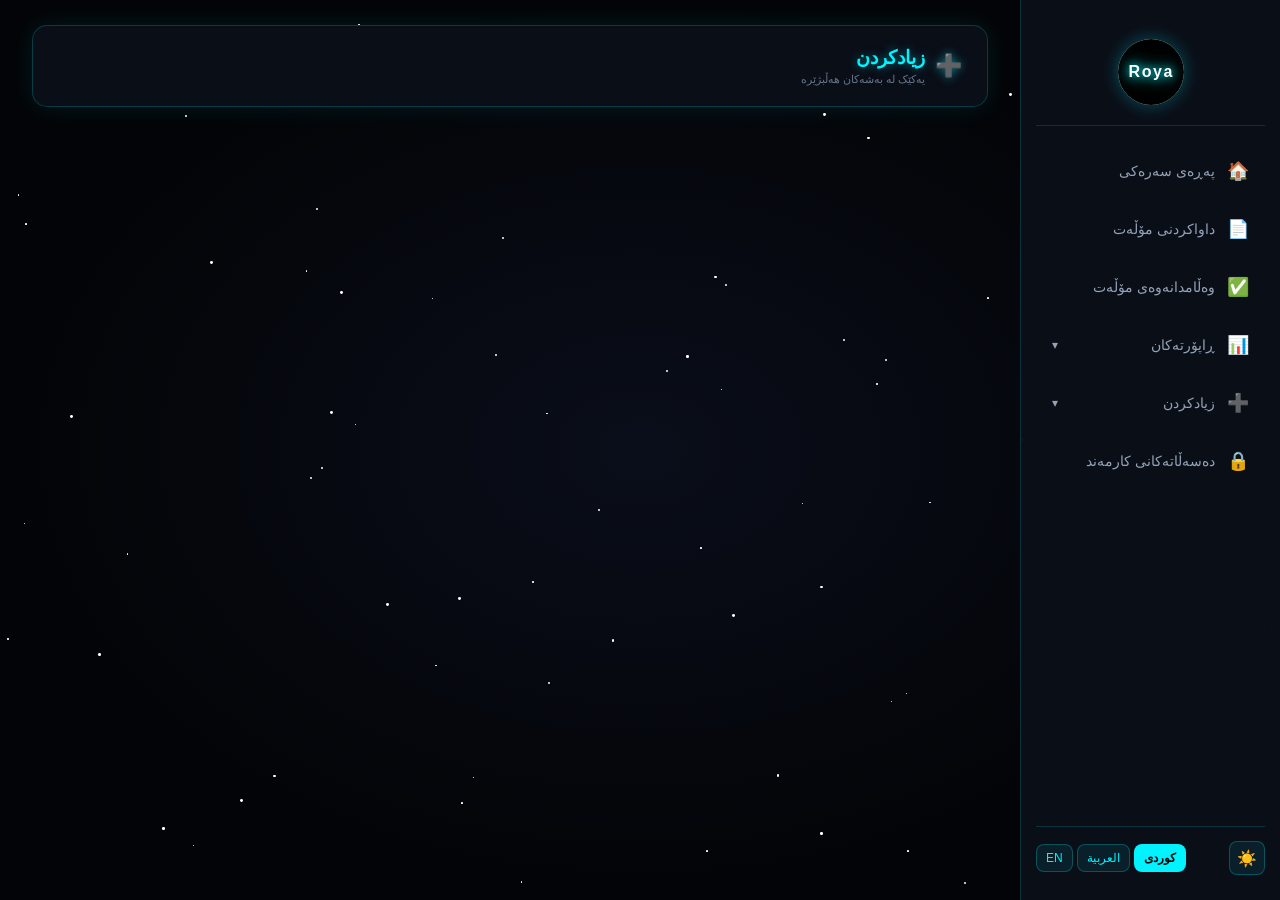
<file: employee.html>
<!DOCTYPE html>
<html lang="ku" dir="rtl">
<head>
    <meta charset="UTF-8">
    <script>window.__errs = []; window.addEventListener('error', function (e) { window.__errs.push((e.filename || '').split('/').pop() + ':' + e.lineno + ' — ' + e.message); });</script>
    <meta name="viewport" content="width=device-width, initial-scale=1.0">
    <meta name="theme-color" content="#030407">
    <title>زیادکردن - Roya</title>
    <link rel="stylesheet" href="employee.css">
    <style>
        /* پڕکردنەوەی شاشە: بۆشایی بەتاڵ نەمێنێت */
        .main-content { padding: 25px clamp(15px, 2.5vw, 40px); }
        .container { max-width: none; width: 100%; }
        .branches-grid { grid-template-columns: repeat(auto-fill, minmax(340px, 1fr)); }
        .employees-grid { grid-template-columns: repeat(auto-fill, minmax(420px, 1fr)); }
        .leave-types-grid { grid-template-columns: repeat(auto-fill, minmax(230px, 1fr)); }
        .card { padding: clamp(20px, 3vw, 40px); }

        /* فۆرمی کارمەند: دوو خانە + بەشەکان */
        .form-section { grid-column: 1 / -1; font-size: 14px; font-weight: bold; color: #00f3ff; margin-top: 12px; padding: 10px 0 8px; border-bottom: 1px dashed rgba(0, 243, 255, 0.2); }
        .form-section:first-child { margin-top: 0; }
        @media (min-width: 640px) { #employee-form .form-grid .full-width { grid-column: 1 / -1; } }
        .fp { display: flex; flex-direction: column; gap: 8px; align-items: flex-start; }
        .fp-list { display: flex; flex-wrap: wrap; gap: 6px; }
        .fp-chip { display: inline-flex; align-items: center; gap: 6px; background: rgba(0, 243, 255, 0.08); border: 1px solid rgba(0, 243, 255, 0.25); border-radius: 18px; padding: 4px 10px; font-size: 11.5px; color: #cbd5e1; text-decoration: none; }
        .fp-chip a { color: inherit; text-decoration: none; }
        .fp-chip button { background: none; border: 0; color: #fca5a5; cursor: pointer; font-size: 12px; }
        .doc-row { display: grid; grid-template-columns: 200px 1fr auto; gap: 12px; align-items: start; padding: 12px; background: #030407; border: 1px solid #1e293b; border-radius: 12px; margin-bottom: 10px; }
        .doc-row select { padding: 11px 14px; background: #030407; border: 1px solid #1e293b; border-radius: 10px; color: #fff; font-family: inherit; font-size: 13px; }
        @media (max-width: 640px) { .doc-row { grid-template-columns: 1fr; } }
        .add-leave-type-form { flex-wrap: wrap; }
        .add-leave-type-form select { flex: 1; min-width: 240px; padding: 13px 16px; background: #030407; border: 1px solid #1e293b; border-radius: 10px; color: #fff; font-family: inherit; font-size: 14px; outline: none; cursor: pointer; }
        .add-leave-type-form select:focus { border-color: #00f3ff; }
        .doc-add { display: flex; gap: 10px; flex-wrap: wrap; align-items: center; margin-bottom: 12px; }
        .doc-add select, .doc-add input { padding: 11px 14px; background: #030407; border: 1px solid #1e293b; border-radius: 10px; color: #fff; font-family: inherit; font-size: 13px; }
        .doc-add select { min-width: 220px; }
        .doc-title { font-weight: bold; color: #00f3ff; font-size: 13px; padding-top: 8px; }
        /* خانەی بەتاڵ یان هەڵە = سوور */
        #employee-form .input-group.has-error label { color: #f87171 !important; }
        #employee-form .input-group.has-error input, #employee-form .input-group.has-error select, #employee-form .input-group.has-error textarea { border-color: #ef4444 !important; background: rgba(239, 68, 68, 0.10) !important; box-shadow: 0 0 0 2px rgba(239, 68, 68, 0.28) !important; }
        .emp-sub { font-size: 11px; color: #94a3b8; margin-bottom: 6px; word-break: break-word; }
        .det-t { font-weight: bold; color: #00f3ff; margin-top: 8px; }
        .emp-info details summary { cursor: pointer; color: #00f3ff; margin-top: 8px; }

        /* وێنە و شوێنی لق */
        .branch-photo-upload { display: flex; align-items: center; gap: 14px; padding: 12px 16px; background: #030407; border: 2px dashed #1e293b; border-radius: 12px; cursor: pointer; transition: 0.3s; }
        .branch-photo-upload:hover { border-color: #00f3ff; background: rgba(0, 243, 255, 0.03); }
        .branch-photo-upload input[type="file"] { display: none; }
        .branch-photo-upload .photo-label { text-align: start; }
        .branch-photo-preview { width: 56px; height: 56px; border-radius: 12px; background: #0f1523; border: 2px solid #1e293b; display: flex; align-items: center; justify-content: center; overflow: hidden; font-size: 24px; flex-shrink: 0; }
        .branch-photo-preview img, .branch-icon img { width: 100%; height: 100%; object-fit: cover; }
        .branch-icon { overflow: hidden; width: 56px; height: 56px; }
        .branch-loc { font-size: 11.5px; color: #94a3b8; margin-bottom: 4px; word-break: break-word; }
    </style>
</head>
<body>

    <div class="stars" id="stars"></div>

    <button class="menu-toggle" onclick="toggleSidebar()" aria-label="مێنیۆ">☰</button>
    <div class="sidebar-overlay" id="sidebarOverlay" onclick="toggleSidebar()"></div>

    <div class="layout">

        <!-- سایدبار: بە sidebar.js دروست دەکرێت (لۆگۆ، مێنیو، ژێرپەڕەکان، ڕەنگ، زمان) -->
        <aside class="sidebar" id="sidebar"></aside>

        <main class="main-content">
            <div class="container">

                <div class="page-header">
                    <div class="page-title">
                        <span id="pageIcon">➕</span>
                        <div>
                            <div id="pageTitle">زیادکردن</div>
                            <small id="pageSub">یەکێک لە بەشەکان هەڵبژێرە</small>
                        </div>
                    </div>
                </div>

                <!-- بەشەکان (لق / کارمەند / جۆرەکانی مۆڵەت) لە ڕێگەی سایدبارەوە دەگۆڕدرێن، تەنها یەکێکیان پیشان دەدرێت -->

                <!-- تاب: لق -->
                <div class="tab-content" id="tab-branch">
                    <div class="card">
                        <div class="card-title"><span>🏢</span> زیادکردنی لقی نوێ</div>
                        <div class="message" id="branchMessage"></div>
                        <form id="branch-form">
                            <div class="form-grid">
                                <div class="input-group full-width">
                                    <label>ناوی لق (کۆمپانیا / نووسینگە) <span class="required">*</span></label>
                                    <input type="text" id="branch-name" placeholder="بۆ نموونە: نووسینگەی قمر لیل" required>
                                </div>
                                <div class="input-group">
                                    <label>وێنەی لق</label>
                                    <div class="branch-photo-upload" onclick="document.getElementById('branch-photo').click()">
                                        <div class="branch-photo-preview" id="branchPhotoPreview">🏢</div>
                                        <div class="photo-label">کلیک بکە بۆ هەڵبژاردنی وێنە</div>
                                        <input type="file" id="branch-photo" accept="image/*">
                                    </div>
                                </div>
                                <div class="input-group">
                                    <label>شوێنی لق</label>
                                    <input type="text" id="branch-location" placeholder="بۆ نموونە: هەولێر، شەقامی ٦٠ مەتری">
                                </div>
                            </div>
                            <div class="form-actions">
                                <button type="submit" class="btn btn-primary">💾 زیادکردنی لق</button>
                                <button type="reset" class="btn btn-secondary">🔄 پاککردنەوە</button>
                            </div>
                        </form>
                    </div>
                    <div class="card">
                        <div class="card-title"><span>📋</span> لیستی لقەکان <span id="branchCount" style="margin-right:auto; color:#64748b; font-size:12px;"></span></div>
                        <div class="branches-grid" id="branchesList"></div>
                    </div>
                </div>

                <!-- تاب: کارمەند (فۆرمەکە لە employees.js دروست دەکرێت) -->
                <div class="tab-content" id="tab-employee">
                    <div class="card">
                        <div class="card-title"><span>👤</span> زیادکردنی کارمەندی نوێ</div>
                        <div class="message" id="employeeMessage"></div>
                        <form id="employee-form" novalidate></form>
                    </div>
                    <div class="card">
                        <div class="card-title"><span>📋</span> لیستی کارمەندەکان <span id="empCount" style="margin-right:auto; color:#64748b; font-size:12px;"></span></div>
                        <div class="employees-grid" id="employeesList"></div>
                    </div>
                </div>

                <!-- تاب: کۆتایی گرێبەستەکان -->
                <div class="tab-content" id="tab-contracts">
                    <div class="card">
                        <div class="card-title"><span>⏰</span> کۆتایی گرێبەستەکان <span id="ctCount" style="margin-right:auto; color:#64748b; font-size:12px;"></span></div>
                        <div class="form-grid" style="margin-bottom:18px;">
                            <div class="input-group"><label>لق</label><select id="ctBranch"></select></div>
                            <div class="input-group"><label>ئاگادارکردنەوە</label><div class="photo-label" style="text-align:start; padding-top:12px;">کارمەندانی ٣٠ ڕۆژ یان کەمتریان ماوە بۆ کۆتایی گرێبەست</div></div>
                        </div>
                        <div class="employees-grid" id="ctList"></div>
                    </div>
                </div>

                <!-- تاب: جۆرەکانی مۆڵەت -->
                <div class="tab-content" id="tab-leavetype">
                    <div class="card">
                        <div class="card-title"><span>📋</span> زیادکردنی جۆری مۆڵەت (هۆکار)</div>
                        <div class="message" id="leaveTypeMessage"></div>

                        <div class="add-leave-type-form">
                            <select id="leaveTypePick" onchange="onLeavePick()"></select>
                            <input type="text" id="newLeaveTypeName" placeholder="ناوی جۆری نوێ بنووسە (بۆ نموونە: مۆڵەتی خوێندن)" style="display:none;">
                            <button type="button" class="btn btn-primary" onclick="addNewLeaveType()">➕ زیادکردن</button>
                        </div>
                    </div>

                    <div class="card">
                        <div class="card-title"><span>📋</span> لیستی جۆرەکانی مۆڵەت <span id="leaveTypeCount" style="margin-right:auto; color:#64748b; font-size:12px;"></span></div>
                        <div class="leave-types-grid" id="leaveTypesList"></div>
                    </div>
                </div>

            </div>
        </main>
    </div>

    <!-- Modal: دەستکاریکردنی لق -->
    <div class="modal-overlay" id="editBranchModal">
        <div class="modal-content">
            <div class="modal-header"><h2>✏️ دەستکاریکردنی لق</h2><button class="modal-close" onclick="closeModal('editBranchModal')">✕</button></div>
            <form id="edit-branch-form">
                <input type="hidden" id="edit-branch-id">
                <div class="input-group" style="margin-bottom:15px;">
                    <label>ناوی لق <span class="required">*</span></label>
                    <input type="text" id="edit-branch-name" required>
                </div>
                <div class="input-group" style="margin-bottom:15px;">
                    <label>شوێنی لق</label>
                    <input type="text" id="edit-branch-location" placeholder="بۆ نموونە: هەولێر، شەقامی ٦٠ مەتری">
                </div>
                <div class="input-group" style="margin-bottom:15px;">
                    <label>وێنەی لق</label>
                    <div class="branch-photo-upload" onclick="document.getElementById('edit-branch-photo').click()">
                        <div class="branch-photo-preview" id="editBranchPhotoPreview">🏢</div>
                        <div class="photo-label">کلیک بکە بۆ گۆڕینی وێنە</div>
                        <input type="file" id="edit-branch-photo" accept="image/*">
                    </div>
                    <button type="button" class="btn btn-secondary btn-sm" style="margin-top:8px;" onclick="removeEditBranchPhoto()">🗑️ لابردنی وێنە</button>
                </div>
                <div class="switch-row">
                    <span class="switch-label">دۆخی لق (چالاک / ناچالاک)</span>
                    <div class="switch on" id="edit-branch-switch" onclick="toggleSwitch(this)"></div>
                </div>
                <div class="modal-actions">
                    <button type="submit" class="btn btn-primary">💾 پاشەکەوتکردن</button>
                    <button type="button" class="btn btn-secondary" onclick="closeModal('editBranchModal')">✖ داخستن</button>
                </div>
            </form>
        </div>
    </div>

    <!-- Modal: نوێکردنەوەی گرێبەست -->
    <div class="modal-overlay" id="renewContractModal">
        <div class="modal-content">
            <div class="modal-header"><h2>📄 نوێکردنەوەی گرێبەست</h2><button class="modal-close" onclick="closeModal('renewContractModal')">✕</button></div>
            <div id="contractEmployeeName" style="margin-bottom:15px; color:#fbbf24; font-weight:bold; text-align:center; font-size:15px;"></div>
            <div class="old-contracts" id="oldContractsList"></div>
            <form id="renew-contract-form">
                <input type="hidden" id="renew-emp-id">
                <div class="form-grid-modal">
                    <div class="input-group"><label>دەستپێکی گرێبەستی نوێ <span class="required">*</span></label><input type="date" id="renew-start" required></div>
                    <div class="input-group"><label>کۆتایی گرێبەستی نوێ <span class="required">*</span></label><input type="date" id="renew-end" required></div>
                    <div class="input-group"><label>مووچەی نوێ <span class="required">*</span></label><input type="text" id="renew-salary" dir="ltr" inputmode="decimal" placeholder="2,100,000" oninput="formatMoneyInput(this)"></div>
                    <div class="input-group"><label>دراو</label><select id="renew-currency"></select></div>
                    <div class="input-group full-width"><label>وێنەی گرێبەستی نوێ (هەر چەند پەڕێک یان PDF)</label><div class="fp"><button type="button" class="btn btn-secondary btn-sm" onclick="fpAdd('renew')">📎 زیادکردنی وێنە یان PDF</button><div class="fp-list" id="fpl-renew"></div></div></div>
                    <div class="input-group full-width"><label>تێبینی (ئارەزوومەندانە)</label><textarea id="renew-notes" placeholder="تێبینی لەبارەی گرێبەستە نوێیەکە..."></textarea></div>
                </div>
                <div class="modal-actions">
                    <button type="submit" class="btn btn-success">✅ نوێکردنەوەی گرێبەست</button>
                    <button type="button" class="btn btn-secondary" onclick="closeModal('renewContractModal')">✖ داخستن</button>
                </div>
            </form>
        </div>
    </div>

    <script src="employee.js"></script>
    <!-- لق: وێنە، شوێن، دەستکاری، قفڵی سڕینەوە (دوای employee.js) -->
    <script src="branches.js"></script>
    <!-- کارمەند: فۆرم، هەویە، فایل، دەستکاری، نوێکردنەوە، کۆتایی گرێبەست (دوای branches.js) -->
    <script src="employees.js"></script>
    <!-- جۆرەکانی مۆڵەت (هەڵبژاردن لە لیست یان جۆری تر) -->
    <script src="leavetypes.js"></script>
    <!-- سایدبار + لۆگۆ + ڕەنگ + زمان: فایلەکە لەناو هەمان فۆڵدەری add-employee دابنێ -->
    <script src="sidebar.js"></script>
</body>
</html>
</file>
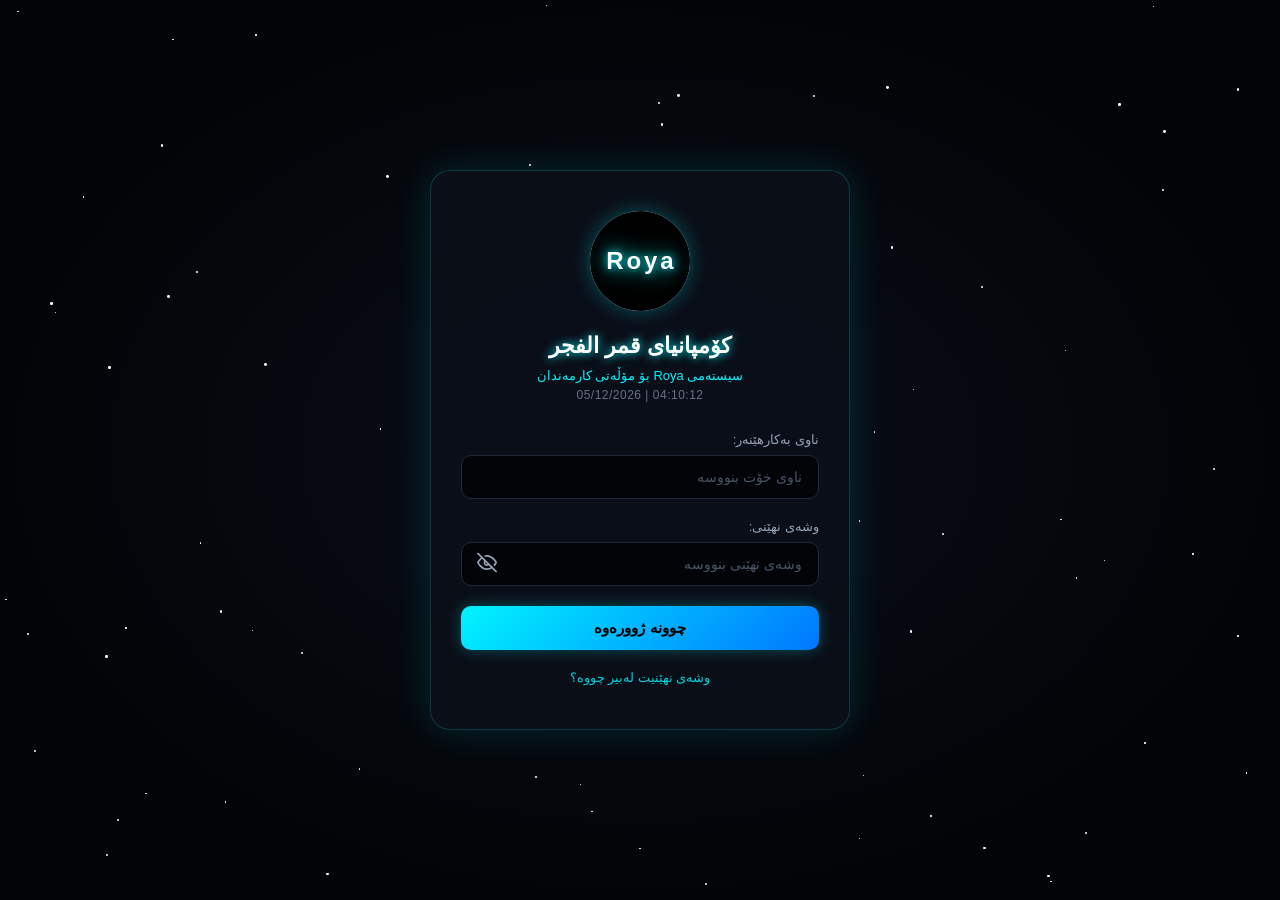
<file: login.html>
<!DOCTYPE html>
<html lang="ku" dir="rtl">
<head>
    <meta charset="UTF-8">
    <meta name="viewport" content="width=device-width, initial-scale=1.0">
    <meta name="theme-color" content="#030407">
    <title>چوونەژوورەوە - Roya</title>

    <style>
        * { margin: 0; padding: 0; box-sizing: border-box; }
        html, body { min-height: 100%; }
        body { min-height: 100vh; background: radial-gradient(ellipse at center, #0a0e1a 0%, #030407 70%); display: flex; justify-content: center; align-items: center; font-family: 'Segoe UI', Tahoma, 'Noto Kufi Arabic', sans-serif; color: #fff; padding: 20px; position: relative; overflow: hidden; }

        .stars { position: fixed; top: 0; left: 0; width: 100%; height: 100%; pointer-events: none; z-index: 0; }
        .star { position: absolute; background: #fff; border-radius: 50%; animation: twinkle 3s infinite; }
        @keyframes twinkle { 0%, 100% { opacity: 0.2; transform: scale(1); } 50% { opacity: 1; transform: scale(1.3); } }

        .login-card { background: rgba(11, 15, 25, 0.95); backdrop-filter: blur(10px); width: 100%; max-width: 420px; padding: clamp(25px, 5vw, 40px) clamp(20px, 4vw, 30px); border-radius: 20px; box-shadow: 0 0 40px rgba(0, 243, 255, 0.15); border: 1px solid rgba(0, 243, 255, 0.2); display: flex; flex-direction: column; align-items: center; text-align: center; position: relative; z-index: 1; animation: fadeIn 0.6s ease-out; transition: opacity 0.5s, transform 0.5s; }
        .login-card.hide { opacity: 0; transform: scale(0.85); pointer-events: none; position: absolute; }
        @keyframes fadeIn { from { opacity: 0; transform: translateY(20px); } to { opacity: 1; transform: translateY(0); } }

        /* ===== لۆگۆ: مانگ + ناوی Roya (وەک splash) ===== */
        .moon { background: black; width: clamp(80px, 24vw, 100px); height: clamp(80px, 24vw, 100px); border-radius: 50%; position: relative; margin-bottom: 20px; box-shadow: 0 0 20px rgba(0, 243, 255, 0.3); }
        .moon::before { content: ''; background-color: #FFF; position: absolute; display: block; height: 100%; width: 100%; border-radius: 50%; z-index: -1; animation: animation 3.2s linear infinite alternate; }
        @keyframes animation { 0% { transform: translateX(var(--shift, 12px)) scale(0.9); box-shadow: none; } 50% { transform: translateX(0) scale(1.02); box-shadow: 0 0 8px #FFF, 0 0 25px 1px #00f3ff; } 100% { transform: translateX(calc(var(--shift, 12px) * -1)) scale(0.9); box-shadow: none; } }
        .moon-name { position: absolute; inset: 0; display: flex; align-items: center; justify-content: center; direction: ltr; font-family: 'Segoe UI', Tahoma, sans-serif; font-weight: 700; font-size: clamp(18px, 5.4vw, 24px); letter-spacing: 0.12em; padding-left: 0.12em; color: #fff; text-shadow: 0 0 10px #00f3ff, 0 0 24px #00f3ff; pointer-events: none; }

        .title { font-size: clamp(18px, 4.5vw, 22px); font-weight: bold; color: #fff; text-shadow: 0 0 10px #00f3ff; margin: 0; line-height: 1.4; }
        .subtitle { font-size: clamp(11px, 2.8vw, 13px); color: #00f3ff; margin-top: 6px; margin-bottom: 5px; }
        .datetime-box { font-size: clamp(10px, 2.5vw, 12px); color: #64748b; margin-bottom: 30px; letter-spacing: 0.5px; direction: ltr; }

        .input-group { width: 100%; text-align: right; margin-bottom: 20px; }
        .input-group label { display: block; font-size: clamp(12px, 3vw, 13px); color: #94a3b8; margin-bottom: 8px; }
        .input-wrapper { position: relative; width: 100%; }
        .input-group input { width: 100%; padding: 13px 16px; background: #030407; border: 1px solid #1e293b; border-radius: 10px; color: #fff; font-size: 14px; font-family: inherit; outline: none; transition: 0.3s; }
        .input-group input::placeholder { color: #475569; }
        .input-group input:focus { border-color: #00f3ff; box-shadow: 0 0 10px rgba(0, 243, 255, 0.2); }
        .input-group input.has-icon { padding-left: 45px; }
        .input-group input.code-input { text-align: center; letter-spacing: 8px; font-size: 20px; direction: ltr; }

        .toggle-password { position: absolute; left: 12px; top: 50%; transform: translateY(-50%); background: none; border: none; cursor: pointer; font-size: 16px; padding: 4px; color: #94a3b8; transition: 0.3s; line-height: 1; }
        .toggle-password:hover { color: #00f3ff; }

        /* مەرجەکانی وشەی نهێنی */
        .rules { display: flex; flex-wrap: wrap; gap: 6px; margin-top: 8px; }
        .rule { font-size: 11px; padding: 3px 10px; border-radius: 12px; border: 1px solid #1e293b; color: #64748b; transition: 0.3s; }
        .rule.ok { border-color: #22c55e; color: #86efac; background: rgba(34, 197, 94, 0.12); }

        .login-btn { width: 100%; padding: 13px; background: linear-gradient(135deg, #00f3ff, #0077ff); color: #000; border: none; border-radius: 10px; font-size: 15px; font-weight: bold; font-family: inherit; cursor: pointer; transition: 0.3s; margin-top: 10px; box-shadow: 0 0 15px rgba(0, 243, 255, 0.3); display: flex; justify-content: center; align-items: center; gap: 8px; }
        .login-btn:hover:not(:disabled) { transform: translateY(-2px); box-shadow: 0 0 25px rgba(0, 243, 255, 0.5); }
        .login-btn:disabled { cursor: not-allowed; opacity: 0.7; }

        .link-btn { background: none; border: none; color: #00f3ff; font-family: inherit; font-size: 13px; cursor: pointer; margin-top: 16px; padding: 4px; opacity: 0.85; }
        .link-btn:hover { opacity: 1; text-decoration: underline; }
        .reset-title { font-size: 16px; color: #00f3ff; margin-bottom: 6px; }
        .reset-hint { font-size: 12px; color: #94a3b8; margin-bottom: 18px; line-height: 1.8; }

        .spinner { width: 16px; height: 16px; border: 2px solid rgba(0, 0, 0, 0.3); border-top-color: #000; border-radius: 50%; animation: spin 0.7s linear infinite; display: none; }
        .login-btn.loading .spinner { display: inline-block; }
        @keyframes spin { to { transform: rotate(360deg); } }

        .message { width: 100%; padding: 12px; border-radius: 10px; font-size: 13px; margin-bottom: 15px; text-align: center; display: none; animation: slideDown 0.3s ease-out; line-height: 1.7; }
        .message.error { background: rgba(239, 68, 68, 0.15); border: 1px solid rgba(239, 68, 68, 0.5); color: #fca5a5; }
        .message.success { background: rgba(34, 197, 94, 0.15); border: 1px solid rgba(34, 197, 94, 0.5); color: #86efac; }
        .message.warning { background: rgba(251, 191, 36, 0.15); border: 1px solid rgba(251, 191, 36, 0.5); color: #fcd34d; }
        .message.show { display: block; }
        @keyframes slideDown { from { opacity: 0; transform: translateY(-10px); } to { opacity: 1; transform: translateY(0); } }

        /* پەڕەی بەخێرهاتن */
        .welcome-screen { position: fixed; top: 0; left: 0; width: 100%; height: 100%; display: none; flex-direction: column; justify-content: center; align-items: center; text-align: center; z-index: 10; padding: 20px; animation: welcomeFadeIn 0.6s ease-out; }
        .welcome-screen.show { display: flex; }
        @keyframes welcomeFadeIn { from { opacity: 0; } to { opacity: 1; } }
        .glow { position: absolute; width: 600px; height: 600px; max-width: 90vw; max-height: 90vw; border-radius: 50%; background: radial-gradient(circle, rgba(0, 243, 255, 0.18), transparent 70%); top: 50%; left: 50%; transform: translate(-50%, -50%); pointer-events: none; animation: glowPulse 3s infinite ease-in-out; }
        @keyframes glowPulse { 0%, 100% { opacity: 0.5; transform: translate(-50%, -50%) scale(1); } 50% { opacity: 1; transform: translate(-50%, -50%) scale(1.15); } }
        .welcome-content { position: relative; z-index: 1; display: flex; flex-direction: column; align-items: center; gap: 18px; }
        .welcome-moon { animation: moonFloat 2.5s ease-in-out infinite; margin-bottom: 10px; }
        .welcome-moon .moon { width: clamp(90px, 22vw, 120px); height: clamp(90px, 22vw, 120px); margin-bottom: 0; --shift: 18px; box-shadow: 0 0 30px rgba(0, 243, 255, 0.4); }
        .welcome-moon .moon-name { font-size: clamp(22px, 6vw, 30px); }
        @keyframes moonFloat { 0%, 100% { transform: translateY(0); } 50% { transform: translateY(-10px); } }
        .welcome-company { font-size: clamp(13px, 3.2vw, 17px); color: #00f3ff; letter-spacing: 1px; text-shadow: 0 0 10px rgba(0, 243, 255, 0.5); opacity: 0; animation: fadeUp 0.6s ease-out 0.2s forwards; }
        .welcome-text { font-size: clamp(24px, 5.5vw, 40px); font-weight: bold; color: #fff; text-shadow: 0 0 10px #00f3ff, 0 0 25px #00f3ff, 0 0 45px rgba(0, 243, 255, 0.6); line-height: 1.5; letter-spacing: 1px; opacity: 0; animation: welcomeIn 1s ease-out 0.5s forwards; padding: 0 10px; }
        @keyframes welcomeIn { 0% { opacity: 0; transform: scale(0.5) translateY(20px); letter-spacing: 15px; } 60% { opacity: 1; transform: scale(1.05) translateY(0); letter-spacing: 3px; } 100% { opacity: 1; transform: scale(1) translateY(0); letter-spacing: 1px; } }
        .welcome-name { font-size: clamp(16px, 4vw, 22px); color: #fbbf24; font-weight: bold; text-shadow: 0 0 15px rgba(251, 191, 36, 0.6); opacity: 0; animation: fadeUp 0.6s ease-out 1.1s forwards; margin-top: 5px; }
        .welcome-role { font-size: clamp(12px, 3vw, 15px); color: #00f3ff; background: rgba(0, 243, 255, 0.1); border: 1px solid rgba(0, 243, 255, 0.35); padding: 8px 22px; border-radius: 25px; font-weight: bold; letter-spacing: 0.5px; box-shadow: 0 0 20px rgba(0, 243, 255, 0.25); opacity: 0; animation: fadeUp 0.6s ease-out 1.4s forwards; }
        .welcome-loader { margin-top: 25px; display: flex; gap: 8px; opacity: 0; animation: fadeUp 0.6s ease-out 1.7s forwards; }
        .welcome-loader span { width: 10px; height: 10px; border-radius: 50%; background: #00f3ff; box-shadow: 0 0 15px rgba(0, 243, 255, 0.8); animation: bounce 1.2s infinite ease-in-out; }
        .welcome-loader span:nth-child(2) { animation-delay: 0.2s; }
        .welcome-loader span:nth-child(3) { animation-delay: 0.4s; }
        @keyframes bounce { 0%, 80%, 100% { transform: translateY(0); opacity: 0.5; } 40% { transform: translateY(-10px); opacity: 1; } }
        @keyframes fadeUp { from { opacity: 0; transform: translateY(15px); } to { opacity: 1; transform: translateY(0); } }

        @media (max-width: 360px) { .login-card { padding: 20px 15px; } .welcome-content { gap: 12px; } }
        @media (prefers-reduced-motion: reduce) { *, *::before, *::after { animation-duration: 0.01ms !important; animation-iteration-count: 1 !important; transition-duration: 0.01ms !important; } }
    </style>
</head>
<body>

    <div class="stars" id="stars"></div>

    <!-- کارتی چوونەژوورەوە -->
    <div class="login-card" id="loginCard">
        <div class="moon"><span class="moon-name">Roya</span></div>

        <h1 class="title">کۆمپانیای قمر الفجر</h1>
        <div class="subtitle">سیستەمی Roya بۆ مۆڵەتی کارمەندان</div>

        <div class="datetime-box" id="datetime"></div>

        <div class="message" id="message"></div>

        <!-- ١. چوونەژوورەوە -->
        <div id="loginView" style="width: 100%;">
            <form id="login-form">
                <div class="input-group">
                    <label>ناوی بەکارهێنەر:</label>
                    <div class="input-wrapper">
                        <input type="text" id="login-name" placeholder="ناوی خۆت بنووسە" autocomplete="username" required>
                    </div>
                </div>

                <div class="input-group">
                    <label>وشەی نهێنی:</label>
                    <div class="input-wrapper">
                        <input type="password" id="login-password" class="has-icon" placeholder="وشەی نهێنی بنووسە" autocomplete="current-password" required>
                        <button type="button" class="toggle-password" onclick="togglePassword('login-password', this)" aria-label="پیشاندانی وشەی نهێنی"></button>
                    </div>
                </div>

                <button type="submit" class="login-btn" id="loginBtn">
                    <span class="spinner"></span>
                    <span class="btn-text">چوونە ژوورەوە</span>
                </button>
            </form>
            <button type="button" class="link-btn" onclick="showReset()">وشەی نهێنیت لەبیر چووە؟</button>
        </div>

        <!-- ٢. گەڕاندنەوەی وشەی نهێنی -->
        <div id="resetView" style="width: 100%;" hidden>
            <div id="step1" class="step">
                <div class="input-group">
                    <label>ئیمەیل یان ژمارەی مۆبایل:</label>
                    <div class="input-wrapper">
                        <input type="text" id="reset-contact" dir="auto" placeholder="name@mail.com / 0750 000 0000" autocomplete="off">
                    </div>
                </div>
                <button type="button" class="login-btn" onclick="sendResetCode()">📨 ناردنی کۆد</button>
            </div>

            <div id="step2" class="step" hidden>
                <p class="reset-hint">کۆدی ٦ ژمارەیی نێردراو بنووسە. کۆدەکە ٥ خولەک کار دەکات.</p>
                <div class="input-group">
                    <label>کۆدی پشتڕاستکردنەوە:</label>
                    <div class="input-wrapper">
                        <input type="text" id="reset-code" class="code-input" maxlength="6" inputmode="numeric" placeholder="------" autocomplete="one-time-code">
                    </div>
                </div>
                <button type="button" class="login-btn" onclick="verifyCode()">✅ پشتڕاستکردنەوە</button>
                <button type="button" class="link-btn" onclick="sendResetCode()">کۆدەکە نەگەیشت؟ دووبارە بنێرە</button>
            </div>

            <div id="step3" class="step" hidden>
                <p class="reset-hint">وشەی نهێنی نوێ دابنێ.</p>
                <div class="input-group">
                    <label>وشەی نهێنی نوێ:</label>
                    <div class="input-wrapper">
                        <input type="password" id="new-password" class="has-icon" placeholder="وشەی نهێنی نوێ" autocomplete="new-password">
                        <button type="button" class="toggle-password" onclick="togglePassword('new-password', this)" aria-label="پیشاندانی وشەی نهێنی"></button>
                    </div>
                    <div class="rules" id="newRules"></div>
                </div>
                <div class="input-group">
                    <label>دووبارەکردنەوەی وشەی نهێنی:</label>
                    <div class="input-wrapper">
                        <input type="password" id="confirm-password" class="has-icon" placeholder="دووبارە بینووسەوە" autocomplete="new-password">
                        <button type="button" class="toggle-password" onclick="togglePassword('confirm-password', this)" aria-label="پیشاندانی وشەی نهێنی"></button>
                    </div>
                </div>
                <button type="button" class="login-btn" onclick="saveNewPassword()">💾 پاشەکەوتکردن</button>
            </div>

            <button type="button" class="link-btn" onclick="showLogin()">← گەڕانەوە بۆ چوونە ژوورەوە</button>
        </div>
    </div>

    <!-- پەڕەی بەخێرهاتن -->
    <div class="welcome-screen" id="welcomeScreen">
        <div class="glow"></div>
        <div class="welcome-content">
            <div class="welcome-moon"><div class="moon"><span class="moon-name">Roya</span></div></div>
            <div class="welcome-company">کۆمپانیای قمر الفجر</div>
            <div class="welcome-text">بەخێرهاتی بۆ سیستەمی Roya</div>
            <div class="welcome-name" id="welcomeName"></div>
            <div class="welcome-role" id="welcomeRole"></div>
            <div class="welcome-loader"><span></span><span></span><span></span></div>
        </div>
    </div>

    <script src="login.js"></script>
</body>
</html>
</file>
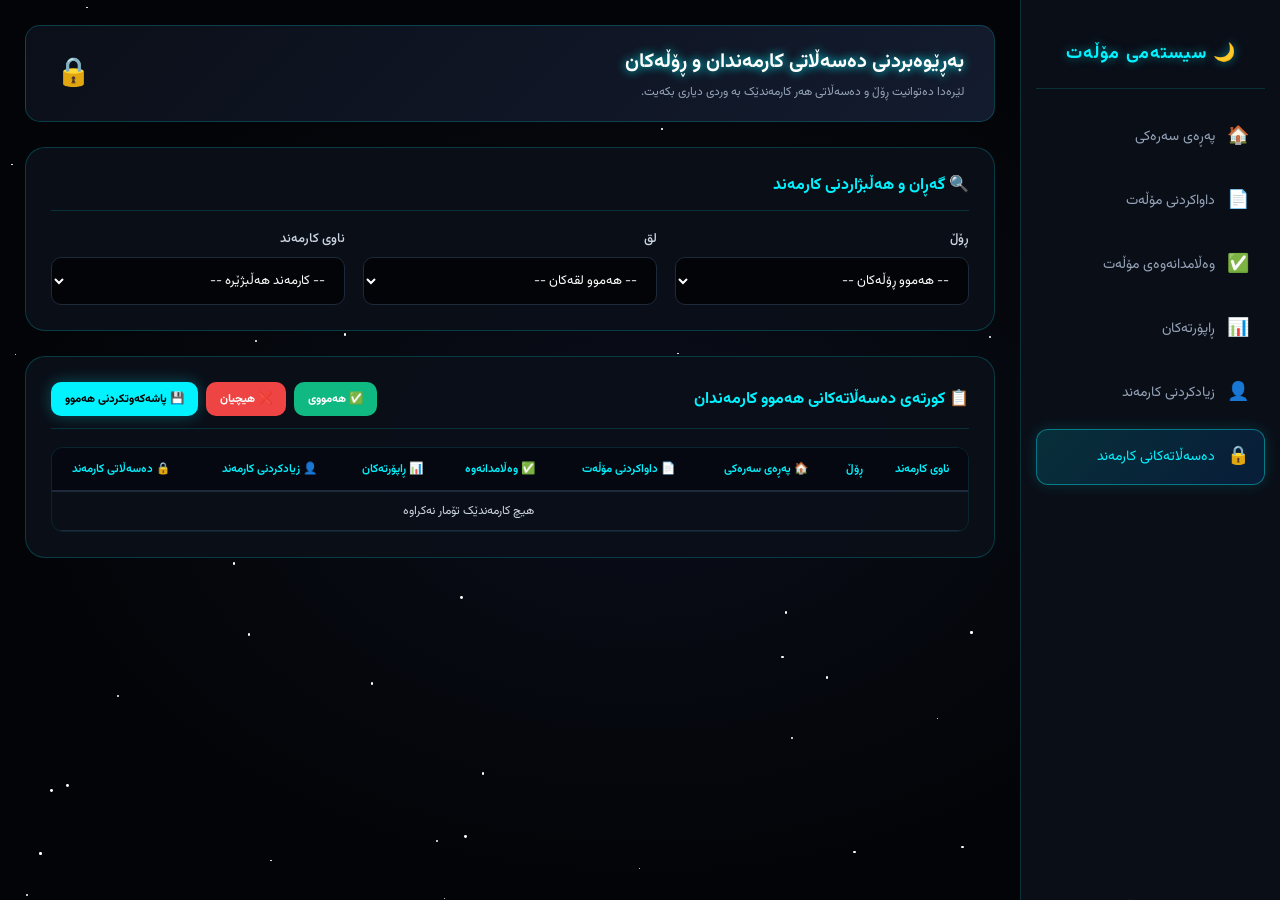
<file: permissions.html>
<!DOCTYPE html>
<html lang="ku" dir="rtl">
<head>
    <meta charset="UTF-8">
    <meta name="viewport" content="width=device-width, initial-scale=1.0">
    <meta name="theme-color" content="#030407">
    <title>دەسەڵاتی کارمەند - سیستەمی مۆڵەت</title>
    <link href="https://fonts.googleapis.com/css2?family=Vazirmatn:wght@400;500;700&display=swap" rel="stylesheet">
    <link rel="stylesheet" href="permissions.css">
    <style>
        .form-grid { grid-template-columns: repeat(3, 1fr); }
        @media (max-width: 900px) { .form-grid { grid-template-columns: 1fr; } }
        .permission-section.denied { opacity: 1; }
        .permission-section.denied .permission-sub-list { opacity: 0.4; }
        .permission-sub input:disabled { cursor: not-allowed; }
    </style>
</head>
<body>

    <div class="stars" id="stars"></div>

    <button class="menu-toggle" onclick="toggleSidebar()" aria-label="مێنیۆ">☰</button>
    <div class="sidebar-overlay" id="sidebarOverlay" onclick="toggleSidebar()"></div>

    <div class="layout">
        <aside class="sidebar" id="sidebar">
            <div class="sidebar-header">🌙 سیستەمی مۆڵەت</div>
            <a href="../dashboard/dashboard.html" class="nav-item"><span class="icon">🏠</span> پەڕەی سەرەکی</a>
            <a href="../request-leave/request.html" class="nav-item"><span class="icon">📄</span> داواکردنی مۆڵەت</a>
            <a href="../response-leave/response.html" class="nav-item"><span class="icon">✅</span> وەڵامدانەوەی مۆڵەت</a>
            <a href="../reports/reports.html" class="nav-item"><span class="icon">📊</span> ڕاپۆرتەکان</a>
            <a href="../add-employee/employee.html" class="nav-item"><span class="icon">👤</span> زیادکردنی کارمەند</a>
            <a href="../permissions/permissions.html" class="nav-item active"><span class="icon">🔒</span> دەسەڵاتەکانی کارمەند</a>
        </aside>

        <main class="main-content">
            <div class="container">
                <div class="top-header">
                    <div>
                        <h1>بەڕێوەبردنی دەسەڵاتی کارمەندان و ڕۆڵەکان</h1>
                        <p>لێرەدا دەتوانیت ڕۆڵ و دەسەڵاتی هەر کارمەندێک بە وردی دیاری بکەیت.</p>
                    </div>
                    <div style="font-size: 28px;">🔒</div>
                </div>

                <!-- بەشی ١: گەڕان و هەڵبژاردنی کارمەند -->
                <div class="section-card">
                    <div class="section-title">🔍 گەڕان و هەڵبژاردنی کارمەند</div>

                    <div class="form-grid">
                        <div class="form-group">
                            <label>ڕۆڵ</label>
                            <select id="roleSelect" class="form-control" onchange="populateEmployeeSelect()">
                                <option value="">-- هەموو ڕۆڵەکان --</option>
                                <option value="employee">کارمەند</option>
                                <option value="dept-manager">بەڕێوەبەری لق</option>
                                <option value="general-manager">بەڕێوەبەری گشتی</option>
                            </select>
                        </div>
                        <div class="form-group">
                            <label>لق</label>
                            <select id="branchSelect" class="form-control" onchange="populateEmployeeSelect()">
                                <option value="">-- هەموو لقەکان --</option>
                            </select>
                        </div>
                        <div class="form-group">
                            <label>ناوی کارمەند</label>
                            <select id="employeeSelect" class="form-control" onchange="onEmployeeChange()">
                                <option value="">-- کارمەند هەڵبژێرە --</option>
                            </select>
                        </div>
                    </div>
                </div>

                <!-- بەشی ٢: شەش بەشەکە (کاتێک کارمەند هەڵبژێردرا) -->
                <div class="section-card" id="permissionsCard" style="display: none;">
                    <div class="section-title">
                        <span>⚙️ دەسەڵاتەکانی <span id="selectedEmpName" style="color:#fbbf24;"></span></span>
                        <button class="btn btn-success btn-sm" onclick="saveEmployeePermissions()">💾 پاشەکەوتکردنی دەسەڵاتەکان</button>
                    </div>
                    <div id="permissionsContainer" class="permissions-container"></div>
                </div>

                <!-- بەشی ٣: خشتەی کورتە -->
                <div class="section-card">
                    <div class="section-title">
                        📋 کورتەی دەسەڵاتەکانی هەموو کارمەندان
                        <div class="table-controls">
                            <button class="btn btn-success btn-sm" onclick="selectAllPermissions(true)">✅ هەمووی</button>
                            <button class="btn btn-danger btn-sm" onclick="selectAllPermissions(false)">❌ هیچیان</button>
                            <button class="btn btn-primary btn-sm" onclick="saveAllPermissions()">💾 پاشەکەوتکردنی هەموو</button>
                        </div>
                    </div>

                    <div class="table-responsive">
                        <table class="data-table" id="permissionsTable">
                            <thead>
                                <tr>
                                    <th>ناوی کارمەند</th>
                                    <th>ڕۆڵ</th>
                                    <th>🏠 پەڕەی سەرەکی</th>
                                    <th>📄 داواکردنی مۆڵەت</th>
                                    <th>✅ وەڵامدانەوە</th>
                                    <th>📊 ڕاپۆرتەکان</th>
                                    <th>👤 زیادکردنی کارمەند</th>
                                    <th>🔒 دەسەڵاتی کارمەند</th>
                                    <th>کردارەکان</th>
                                </tr>
                            </thead>
                            <tbody id="permissionsTableBody">
                                <tr><td colspan="9" class="empty-row">خشتەکە لە حاڵەتی بارکردندایە...</td></tr>
                            </tbody>
                        </table>
                    </div>
                </div>

            </div>
        </main>
    </div>

    <script src="permissions.js"></script>
</body>
</html>
</file>
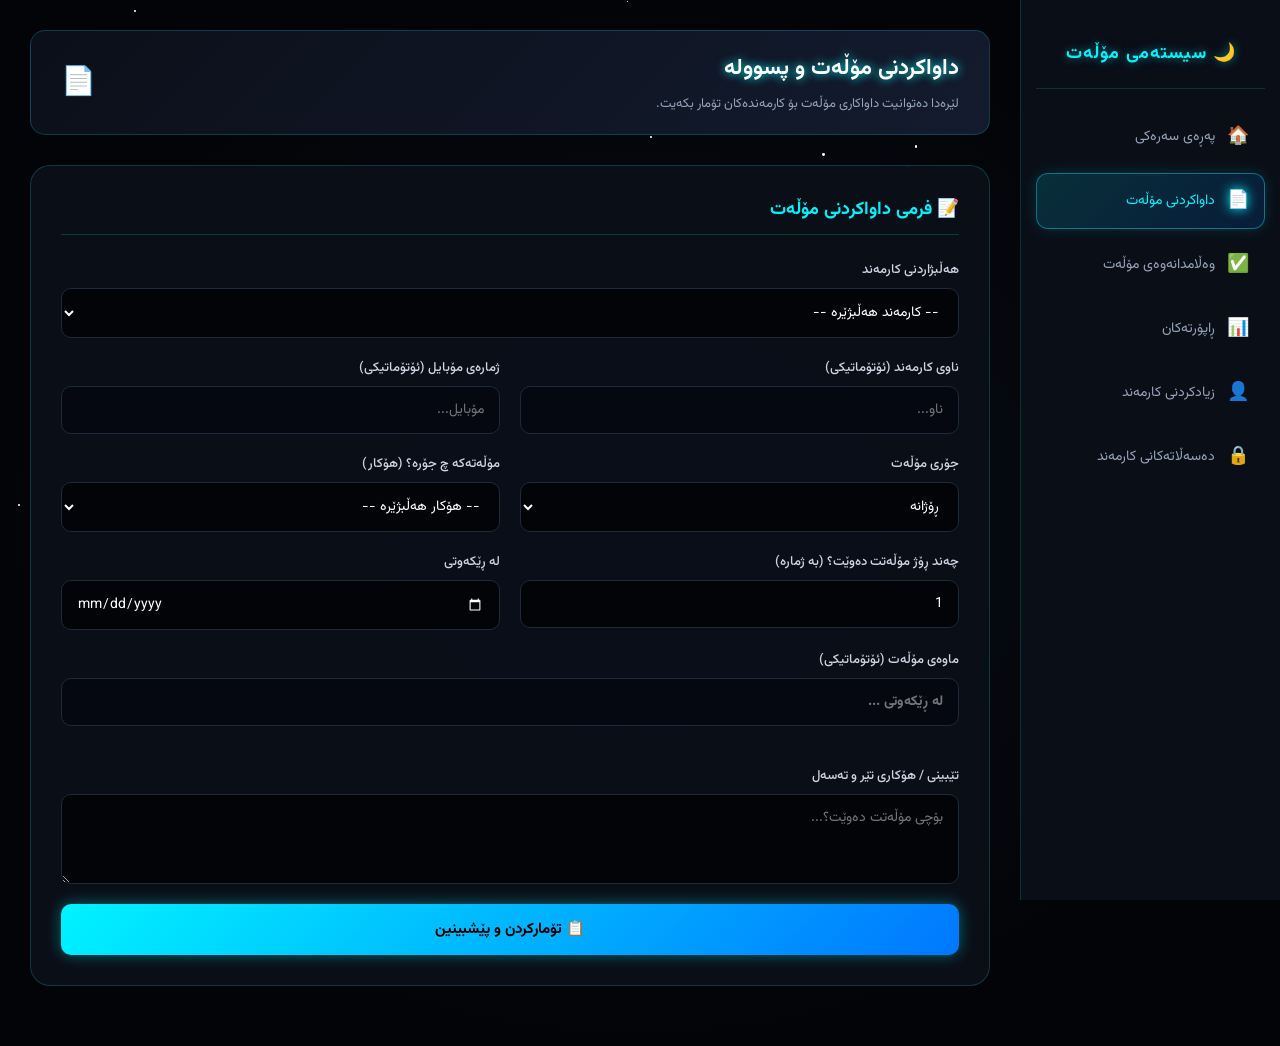
<file: request.html>
<!DOCTYPE html>
<html lang="ku" dir="rtl">
<head>
    <meta charset="UTF-8">
    <meta name="viewport" content="width=device-width, initial-scale=1.0">
    <meta name="theme-color" content="#030407">
    <title>داواکردنی مۆڵەت - سیستەمی مۆڵەت</title>
    <link href="https://fonts.googleapis.com/css2?family=Vazirmatn:wght@400;500;700&display=swap" rel="stylesheet">
    <link rel="stylesheet" href="request.css">
</head>
<body>

    <div class="stars" id="stars"></div>

    <button class="menu-toggle" onclick="toggleSidebar()" aria-label="مێنیۆ">☰</button>
    <div class="sidebar-overlay" id="sidebarOverlay" onclick="toggleSidebar()"></div>

    <div class="layout">

        <aside class="sidebar" id="sidebar">
            <div class="sidebar-header">🌙 سیستەمی مۆڵەت</div>
            <a href="../dashboard/dashboard.html" class="nav-item"><span class="icon">🏠</span> پەڕەی سەرەکی</a>
            <a href="../request-leave/request.html" class="nav-item active"><span class="icon">📄</span> داواکردنی مۆڵەت</a>
            <a href="../response-leave/response.html" class="nav-item"><span class="icon">✅</span> وەڵامدانەوەی مۆڵەت</a>
            <a href="../reports/reports.html" class="nav-item"><span class="icon">📊</span> ڕاپۆرتەکان</a>
            <a href="../add-employee/employee.html" class="nav-item"><span class="icon">👤</span> زیادکردنی کارمەند</a>
            <a href="../permissions/permissions.html" class="nav-item"><span class="icon">🔒</span> دەسەڵاتەکانی کارمەند</a>
        </aside>

        <main class="main-content">
            <div class="container">

                <div class="top-header">
                    <div>
                        <h1>داواکردنی مۆڵەت و پسوولە</h1>
                        <p>لێرەدا دەتوانیت داواکاری مۆڵەت بۆ کارمەندەکان تۆمار بکەیت.</p>
                    </div>
                    <div style="font-size: 28px;">📄</div>
                </div>

                <div class="form-card">
                    <div class="form-title">📝 فرمی داواکردنی مۆڵەت</div>
                    
                    <form onsubmit="preparePreview(event)">
                        <div class="form-grid">
                            <div class="form-group full-width">
                                <label>هەڵبژاردنی کارمەند</label>
                                <select id="selectEmployee" onchange="fillEmployeeData()" required>
                                    <option value="">-- کارمەند هەڵبژێرە --</option>
                                </select>
                            </div>

                            <div class="form-group">
                                <label>ناوی کارمەند (ئۆتۆماتیکی)</label>
                                <input type="text" id="empNameAuto" placeholder="ناو..." readonly style="background: #050811; color: #94a3b8;">
                            </div>

                            <div class="form-group">
                                <label>ژمارەی مۆبایل (ئۆتۆماتیکی)</label>
                                <input type="text" id="empPhoneAuto" placeholder="مۆبایل..." readonly style="background: #050811; color: #94a3b8;">
                            </div>

                            <div class="form-group">
                                <label>جۆری مۆڵەت</label>
                                <select id="leaveType" onchange="toggleLeaveMode()">
                                    <option value="ڕۆژانە">ڕۆژانە</option>
                                    <option value="کاتژمێری">کاتژمێری</option>
                                </select>
                            </div>

                            <div class="form-group">
                                <label>مۆڵەتەکە چ جۆرە؟ (هۆکار)</label>
                                <select id="leaveCategory">
                                    <option value="">-- هۆکار هەڵبژێرە --</option>
                                </select>
                            </div>

                            <!-- بەشی ڕۆژانە -->
                            <div class="form-group" id="daysGroup">
                                <label>چەند ڕۆژ مۆڵەتت دەوێت؟ (بە ژمارە)</label>
                                <input type="number" id="leaveDays" min="1" value="1" oninput="calculateDates()">
                            </div>

                            <!-- بەشی کاتژمێری -->
                            <div class="form-group full-width" id="timeRangeGroup" style="display: none;">
                                <div style="display: grid; grid-template-columns: repeat(2, 1fr); gap: 20px;">
                                    <div class="form-group" style="margin-bottom: 0;">
                                        <label>لە کاتژمێر:</label>
                                        <input type="time" id="startTime" onchange="calculateTimeDifference()">
                                    </div>
                                    <div class="form-group" style="margin-bottom: 0;">
                                        <label>تاوەکو کاتژمێر:</label>
                                        <input type="time" id="endTime" onchange="calculateTimeDifference()">
                                    </div>
                                </div>
                            </div>

                            <div class="form-group">
                                <label>لە ڕێکەوتی</label>
                                <input type="date" id="leaveStartDate" onchange="calculateDates()" required>
                            </div>

                            <div class="form-group full-width">
                                <label>ماوەی مۆڵەت (ئۆتۆماتیکی)</label>
                                <input type="text" id="autoDateRange" placeholder="لە ڕێکەوتی ..." readonly style="background: #050811; color: #00f3ff; font-weight: bold;">
                            </div>

                            <div class="form-group full-width">
                                <div id="timeErrorAlert" class="alert-box"></div>
                            </div>

                            <div class="form-group full-width">
                                <label>تێبینی / هۆکاری تێر و تەسەل</label>
                                <textarea id="leaveNote" placeholder="بۆچی مۆڵەتت دەوێت؟..."></textarea>
                            </div>
                        </div>

                        <div class="actions-row">
                            <button type="submit" id="submitBtn" class="submit-btn">📋 تۆمارکردن و پێشبینین</button>
                        </div>
                    </form>
                </div>
            </div>
        </main>
    </div>

    <!-- مۆدێلی پێشبینین -->
    <div class="modal" id="previewModal">
        <div class="modal-content">
            <div id="previewReceiptContent"></div>
            <div class="preview-actions">
                <button type="button" class="btn-confirm" onclick="confirmSubmit()">✅ ناردن و پەسەندکردن</button>
                <button type="button" class="btn-back" onclick="cancelPreview()">🔙 گەڕانەوە بۆ چاککردن</button>
            </div>
        </div>
    </div>

    <script src="request.js"></script>
</body>
</html>
</file>
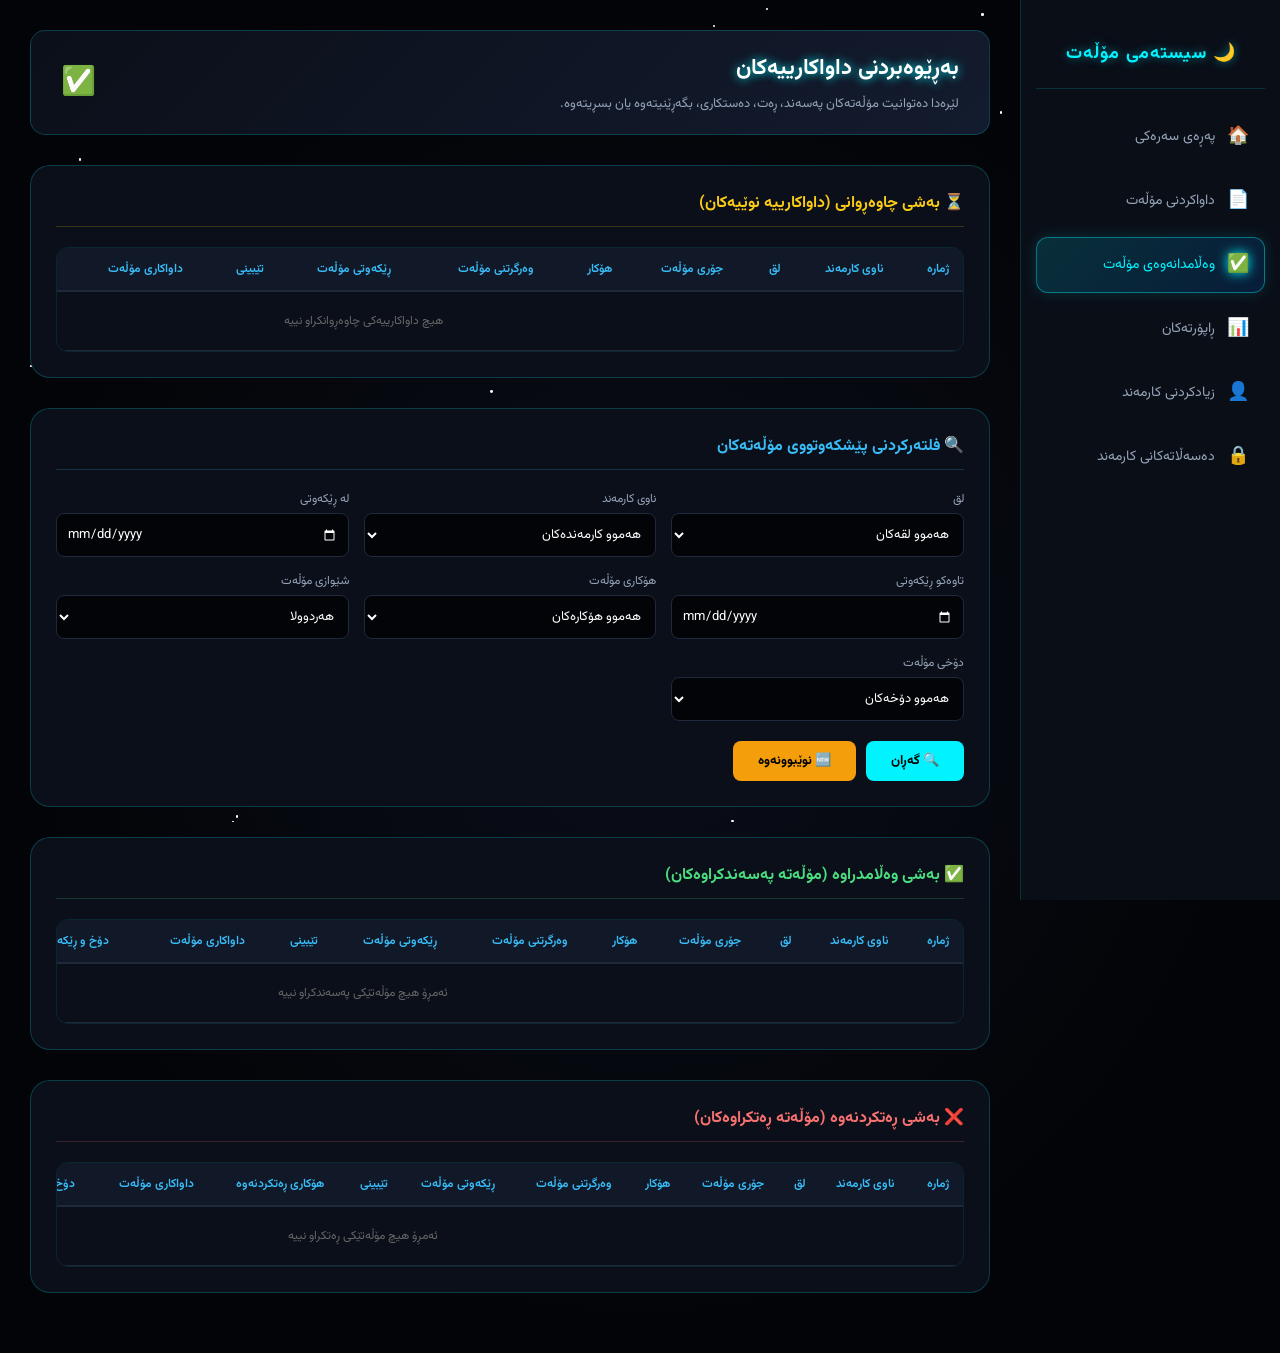
<file: response.html>
<!DOCTYPE html>
<html lang="ku" dir="rtl">
<head>
    <meta charset="UTF-8">
    <meta name="viewport" content="width=device-width, initial-scale=1.0">
    <meta name="theme-color" content="#030407">
    <title>وەڵامدانەوەی مۆڵەت - سیستەمی مۆڵەت</title>
    <link href="https://fonts.googleapis.com/css2?family=Vazirmatn:wght@400;500;700&display=swap" rel="stylesheet">
    <link rel="stylesheet" href="response.css">
</head>
<body>

    <div class="stars" id="stars"></div>

    <button class="menu-toggle" onclick="toggleSidebar()" aria-label="مێنیۆ">☰</button>
    <div class="sidebar-overlay" id="sidebarOverlay" onclick="toggleSidebar()"></div>

    <div class="layout">

        <aside class="sidebar" id="sidebar">
            <div class="sidebar-header">🌙 سیستەمی مۆڵەت</div>

            <a href="../dashboard/dashboard.html" class="nav-item">
                <span class="icon">🏠</span> پەڕەی سەرەکی
            </a>
            <a href="../request-leave/request.html" class="nav-item">
                <span class="icon">📄</span> داواکردنی مۆڵەت
            </a>
            <a href="../response-leave/response.html" class="nav-item active">
                <span class="icon">✅</span> وەڵامدانەوەی مۆڵەت
            </a>
            <a href="../reports/reports.html" class="nav-item">
                <span class="icon">📊</span> ڕاپۆرتەکان
            </a>
            <a href="../add-employee/employee.html" class="nav-item">
                <span class="icon">👤</span> زیادکردنی کارمەند
            </a>
            <a href="../permissions/permissions.html" class="nav-item">
                <span class="icon">🔒</span> دەسەڵاتەکانی کارمەند
            </a>
        </aside>

        <main class="main-content">
            <div class="container">

                <div class="top-header">
                    <div>
                        <h1>بەڕێوەبردنی داواکارییەکان</h1>
                        <p>لێرەدا دەتوانیت مۆڵەتەکان پەسەند، ڕەت، دەستکاری، بگەڕێنیتەوە یان بسڕیتەوە.</p>
                    </div>
                    <div style="font-size: 28px;">✅</div>
                </div>

                <!-- ============================================
                     بەشی چاوەڕوانی
                     ============================================ -->
                <div class="section-card">
                    <div class="section-title pending">⏳ بەشی چاوەڕوانی (داواکارییە نوێیەکان)</div>
                    <div class="table-container">
                        <table>
                            <thead>
                                <tr>
                                    <th style="width: 50px;">ژمارە</th>
                                    <th>ناوی کارمەند</th>
                                    <th>لق</th>
                                    <th>جۆری مۆڵەت</th>
                                    <th>هۆکار</th>
                                    <th>وەرگرتنی مۆڵەت</th>
                                    <th>ڕێکەوتی مۆڵەت</th>
                                    <th>تێبینی</th>
                                    <th>داواکاری مۆڵەت</th>
                                    <th style="min-width: 200px;">کردارەکان</th>
                                </tr>
                            </thead>
                            <tbody id="pendingLeavesTable"></tbody>
                        </table>
                    </div>
                </div>

                <!-- ============================================
                     بەشی فلتەرکردن
                     ============================================ -->
                <div class="section-card">
                    <div class="section-title filter">🔍 فلتەرکردنی پێشکەوتووی مۆڵەتەکان</div>
                    <div class="filter-grid">
                        <div class="filter-group">
                            <label>لق</label>
                            <select id="filterBranch">
                                <option value="">هەموو لقەکان</option>
                            </select>
                        </div>
                        <div class="filter-group">
                            <label>ناوی کارمەند</label>
                            <select id="filterEmployee">
                                <option value="">هەموو کارمەندەکان</option>
                            </select>
                        </div>
                        <div class="filter-group">
                            <label>لە ڕێکەوتی</label>
                            <input type="date" id="filterStartDate">
                        </div>
                        <div class="filter-group">
                            <label>تاوەکو ڕێکەوتی</label>
                            <input type="date" id="filterEndDate">
                        </div>
                        <div class="filter-group">
                            <label>هۆکاری مۆڵەت</label>
                            <select id="filterCategory">
                                <option value="">هەموو هۆکارەکان</option>
                            </select>
                        </div>
                        <div class="filter-group">
                            <label>شێوازی مۆڵەت</label>
                            <select id="filterType">
                                <option value="">هەردوولا</option>
                                <option value="ڕۆژانە">ڕۆژانە</option>
                                <option value="کاتژمێری">کاتژمێری</option>
                            </select>
                        </div>
                        <div class="filter-group">
                            <label>دۆخی مۆڵەت</label>
                            <select id="filterStatus">
                                <option value="">هەموو دۆخەکان</option>
                                <option value="پەسەندکراو">پەسەندکراو</option>
                                <option value="ڕەتکراوە">ڕەتکراوە</option>
                                <option value="چاوەڕوانکراو">چاوەڕوانکراو</option>
                            </select>
                        </div>
                    </div>
                    <div class="filter-actions">
                        <button class="btn-filter" onclick="applyFilter()">🔍 گەڕان</button>
                        <button class="btn-reset" onclick="resetFilter()">🆕 نوێبوونەوە</button>
                    </div>
                </div>

                <!-- ============================================
                     بەشی وەڵامدراوە (پەسەندکراوەکان)
                     ============================================ -->
                <div class="section-card">
                    <div class="section-title approved">✅ بەشی وەڵامدراوە (مۆڵەتە پەسەندکراوەکان)</div>
                    <div class="table-container">
                        <table>
                            <thead>
                                <tr>
                                    <th style="width: 50px;">ژمارە</th>
                                    <th>ناوی کارمەند</th>
                                    <th>لق</th>
                                    <th>جۆری مۆڵەت</th>
                                    <th>هۆکار</th>
                                    <th>وەرگرتنی مۆڵەت</th>
                                    <th>ڕێکەوتی مۆڵەت</th>
                                    <th>تێبینی</th>
                                    <th>داواکاری مۆڵەت</th>
                                    <th>دۆخ و ڕێکەوتی وەڵام</th>
                                    <th style="min-width: 150px;">کردارەکان</th>
                                </tr>
                            </thead>
                            <tbody id="approvedLeavesTable"></tbody>
                        </table>
                    </div>
                </div>

                <!-- ============================================
                     بەشی ڕەتکردنەوە
                     ============================================ -->
                <div class="section-card">
                    <div class="section-title rejected">❌ بەشی ڕەتکردنەوە (مۆڵەتە ڕەتکراوەکان)</div>
                    <div class="table-container">
                        <table>
                            <thead>
                                <tr>
                                    <th style="width: 50px;">ژمارە</th>
                                    <th>ناوی کارمەند</th>
                                    <th>لق</th>
                                    <th>جۆری مۆڵەت</th>
                                    <th>هۆکار</th>
                                    <th>وەرگرتنی مۆڵەت</th>
                                    <th>ڕێکەوتی مۆڵەت</th>
                                    <th>تێبینی</th>
                                    <th>هۆکاری ڕەتکردنەوە</th>
                                    <th>داواکاری مۆڵەت</th>
                                    <th>دۆخ و ڕێکەوتی وەڵام</th>
                                    <th style="min-width: 150px;">کردارەکان</th>
                                </tr>
                            </thead>
                            <tbody id="rejectedLeavesTable"></tbody>
                        </table>
                    </div>
                </div>

            </div>
        </main>
    </div>

    <!-- ✅ مۆداڵی دەستکاریکردن -->
    <div id="editModal" class="modal">
        <div class="modal-content">
            <h3>✏️ دەستکاریکردنی مۆڵەت</h3>
            <input type="hidden" id="editIndex">
            <div class="form-grid">
                <div class="form-group">
                    <label>جۆری مۆڵەت</label>
                    <select id="editType">
                        <option value="ڕۆژانە">ڕۆژانە</option>
                        <option value="کاتژمێری">کاتژمێری</option>
                    </select>
                </div>
                <div class="form-group">
                    <label>هۆکار (جۆری مۆڵەت)</label>
                    <select id="editCategory">
                        <option value="ئاسایی">ئاسایی</option>
                        <option value="نەخۆشی">نەخۆشی</option>
                        <option value="دائیرە">دائیرە</option>
                        <option value="سەفەر">سەفەر</option>
                        <option value="تازیە">تازیە</option>
                        <option value="بێ مووچە">بێ مووچە</option>
                        <option value="هاوسەرگیری">هاوسەرگیری</option>
                    </select>
                </div>
                <div class="form-group">
                    <label>ماوە / وردەکاری</label>
                    <input type="text" id="editDuration">
                </div>
                <div class="form-group">
                    <label>لە ڕێکەوتی</label>
                    <input type="date" id="editStartDate">
                </div>
                <div class="form-group">
                    <label>بۆ ڕێکەوتی</label>
                    <input type="date" id="editEndDate">
                </div>
                <div class="form-group full-width">
                    <label>تێبینی</label>
                    <textarea id="editNote" rows="3"></textarea>
                </div>
            </div>
            <div class="modal-actions">
                <button type="button" class="btn-save" onclick="saveEditedLeave()">💾 پاشەکەوتکردن</button>
                <button type="button" class="btn-cancel" onclick="closeEditModal()">✖️ پاشگەزبوونەوە</button>
            </div>
        </div>
    </div>

    <!-- ✅ مۆداڵی گەڕاندنەوە -->
    <div id="revertModal" class="modal">
        <div class="modal-content" style="width: 450px;">
            <h3>🔄 گەڕاندنەوەی مۆڵەت</h3>
            <p style="color: #94a3b8; font-size: 13px; margin-bottom: 20px;">
                بۆ کام دۆخ دەتەوێت ئەم داواکارییە بگەڕێنیتەوە؟
            </p>
            <input type="hidden" id="revertIndex">
            <div class="form-group">
                <label>دۆخی نوێ</label>
                <select id="revertStatus">
                    <option value="چاوەڕوانکراو">⏳ چاوەڕوانکراو</option>
                    <option value="ڕەتکراوە">❌ ڕەتکراوە</option>
                </select>
            </div>
            <div class="form-group" id="revertReasonGroup" style="display: none;">
                <label>هۆکاری ڕەتکردنەوە</label>
                <textarea id="revertReason" rows="3" placeholder="بۆچی ڕەتکرایەوە؟"></textarea>
            </div>
            <div class="modal-actions">
                <button type="button" class="btn-save" onclick="confirmRevert()">✅ پەسەندکردنی گەڕاندنەوە</button>
                <button type="button" class="btn-cancel" onclick="closeRevertModal()">✖️ پاشگەزبوونەوە</button>
            </div>
        </div>
    </div>

    <script src="response.js"></script>
</body>
</html>
</file>
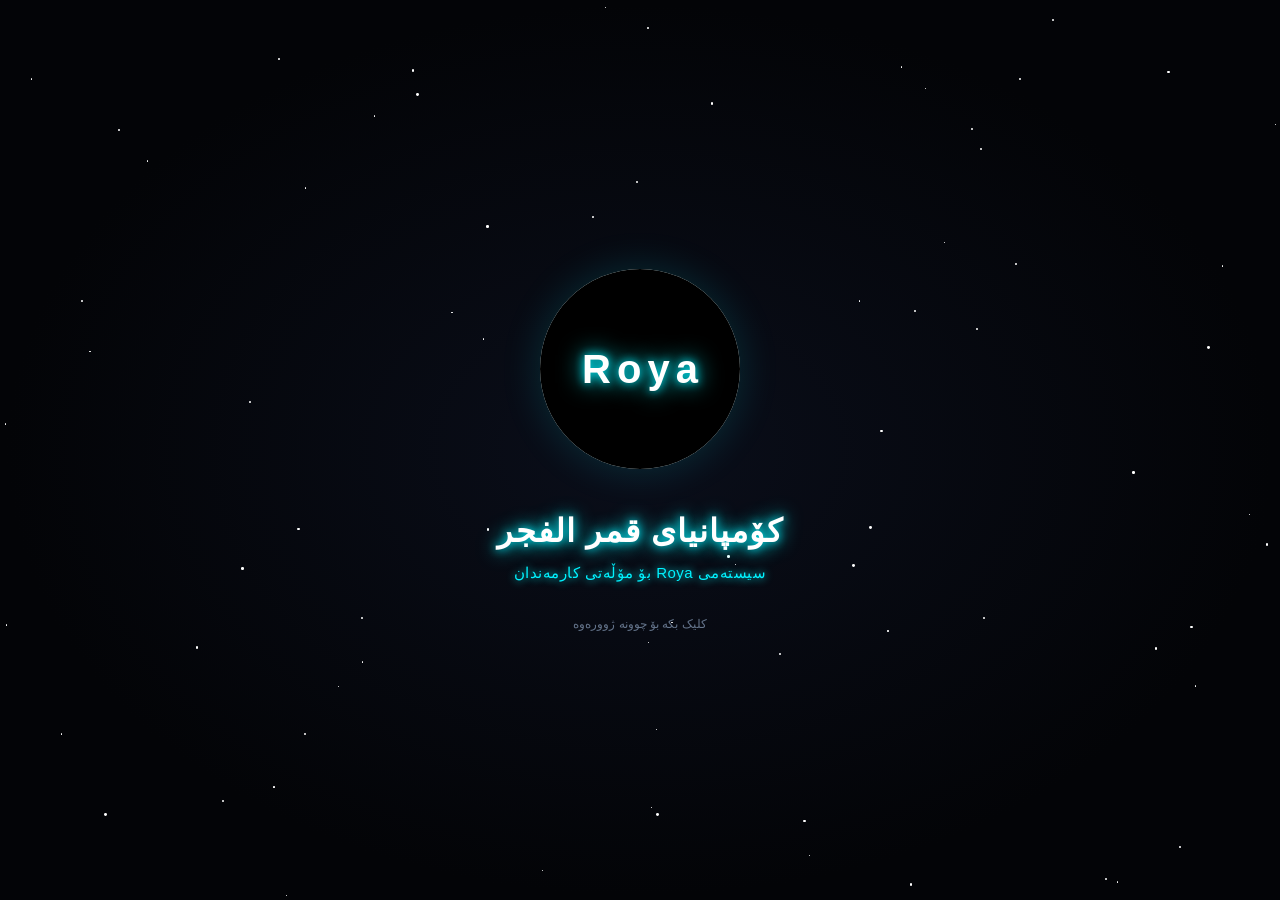
<file: splash.html>
<!DOCTYPE html>
<html lang="ku" dir="rtl">
<head>
    <meta charset="UTF-8">
    <!-- ✅ گرنگترین شت: ئەم مێتا تەیگە وا دەکات لە مۆبایل ڕێک بێت -->
    <meta name="viewport" content="width=device-width, initial-scale=1.0, maximum-scale=1.0, user-scalable=no">
    <meta name="theme-color" content="#030407">
    <meta name="description" content="سیستەمی Roya بۆ مۆڵەتی کارمەندان - کۆمپانیای قمر الفجر">
    <title>کۆمپانیای قمر الفجر - سیستەمی Roya</title>

    <style>
        /* ============================================
           ڕێکخستنی بنەڕەتی
           ============================================ */
        * {
            margin: 0;
            padding: 0;
            box-sizing: border-box;
        }

        html, body {
            height: 100%;
            overflow: hidden;
        }

        body {
            /* پاشبنە لەگەڵ ڕەنگی ئاسمانی شەو */
            background: radial-gradient(ellipse at center, #0a0e1a 0%, #030407 70%);
            display: flex;
            flex-direction: column;
            justify-content: center;
            align-items: center;
            font-family: 'Segoe UI', Tahoma, 'Noto Kufi Arabic', sans-serif;
            color: #fff;
            position: relative;
        }

        /* ============================================
           ئەستێرەکانی پاشبنە
           ============================================ */
        .stars {
            position: absolute;
            top: 0;
            left: 0;
            width: 100%;
            height: 100%;
            pointer-events: none;
            overflow: hidden;
        }

        .star {
            position: absolute;
            background: #fff;
            border-radius: 50%;
            animation: twinkle 3s infinite;
        }

        @keyframes twinkle {
            0%, 100% { opacity: 0.2; transform: scale(1); }
            50% { opacity: 1; transform: scale(1.3); }
        }

        /* ============================================
           کۆنتەینەری سەرەکی
           ============================================ */
        .container {
            display: flex;
            flex-direction: column;
            align-items: center;
            cursor: pointer;
            text-align: center;
            padding: 20px;
            z-index: 2;
            -webkit-tap-highlight-color: transparent;
            user-select: none;
            animation: fadeIn 1s ease-in;
        }

        @keyframes fadeIn {
            from { opacity: 0; transform: translateY(20px); }
            to { opacity: 1; transform: translateY(0); }
        }

        .container:active {
            transform: scale(0.98);
        }

        /* ============================================
           مانگ - قەبارە زیرەک (Responsive)
           ============================================ */
        .moon {
            /* clamp() قەبارەکە بەپێی شاشە دیاری دەکات */
            width: clamp(120px, 40vw, 200px);
            height: clamp(120px, 40vw, 200px);
            background: black;
            border-radius: 50%;
            position: relative;
            box-shadow: 0 0 40px rgba(0, 243, 255, 0.15);
            transition: 0.5s;
            margin-bottom: clamp(20px, 5vh, 40px);
        }

        .moon::before {
            content: '';
            background: #fff;
            position: absolute;
            display: block;
            height: 100%;
            width: 100%;
            border-radius: 50%;
            z-index: -1;
            animation: moonAnim 3.2s infinite linear;
        }

        @keyframes moonAnim {
            0% {
                transform: translateX(40px) scale(0.9);
                box-shadow: none;
            }
            50% {
                transform: translateX(0px) scale(1.02);
                box-shadow: 0 0 15px #fff, 0 0 30px #00f3ff, 0 0 60px #00f3ff;
            }
            100% {
                transform: translateX(-40px) scale(0.9);
                box-shadow: none;
            }
        }

        /* ============================================
           ناوی Roya لەناو مانگەکە
           ============================================ */
        .moon-name {
            position: absolute;
            inset: 0;
            z-index: 1;
            display: flex;
            align-items: center;
            justify-content: center;
            direction: ltr;
            font-family: 'Segoe UI', Tahoma, sans-serif;
            font-weight: 600;
            font-size: clamp(24px, 8vw, 40px);
            letter-spacing: 0.15em;
            padding-left: 0.15em; /* بۆ ئەوەی نووسینەکە ڕێک لە ناوەڕاست بێت */
            color: #fff;
            text-shadow: 0 0 10px #00f3ff, 0 0 24px #00f3ff;
            pointer-events: none;
        }

        /* ============================================
           نووسینەکان - قەبارە زیرەک
           ============================================ */
        .title {
            font-size: clamp(20px, 5.5vw, 32px);
            font-weight: bold;
            color: #fff;
            text-shadow: 0 0 10px #00f3ff, 0 0 20px #00f3ff;
            margin: 0;
            letter-spacing: 1px;
            line-height: 1.4;
        }

        .subtitle {
            font-size: clamp(11px, 3vw, 15px);
            color: #00f3ff;
            margin-top: 10px;
            text-shadow: 0 0 8px #00f3ff;
            letter-spacing: 0.5px;
        }

        .hint {
            margin-top: clamp(20px, 5vh, 35px);
            font-size: clamp(10px, 2.5vw, 12px);
            color: #64748b;
            animation: pulse 1.5s infinite;
        }

        @keyframes pulse {
            0%, 100% { opacity: 0.4; }
            50% { opacity: 1; }
        }

        /* ============================================
           بۆ شاشەکانی گەورەتر (تابلێت و لاپتۆپ)
           ============================================ */
        @media (min-width: 768px) {
            .moon {
                width: 200px;
                height: 200px;
            }
            .moon-name {
                font-size: 40px;
            }
        }

        /* ============================================
           بۆ ئەو کەسانەی کە ئەنیمەیشن نەویستوون
           (Accessibility)
           ============================================ */
        @media (prefers-reduced-motion: reduce) {
            .moon::before,
            .hint,
            .container,
            .star {
                animation: none;
            }
        }

        /* ============================================
           دەرکەوتنی پەڕە بە نەرمی
           ============================================ */
        .fade-out {
            animation: fadeOut 0.5s ease-out forwards;
        }

        @keyframes fadeOut {
            to { opacity: 0; }
        }
    </style>
</head>
<body>

    <!-- ئەستێرەکان -->
    <div class="stars" id="stars"></div>

    <!-- کۆنتەینەری سەرەکی -->
    <div class="container" onclick="openSystem()" id="container">
        <div class="moon"><span class="moon-name">Roya</span></div>

        <h1 class="title">کۆمپانیای قمر الفجر</h1>
        <div class="subtitle">سیستەمی Roya بۆ مۆڵەتی کارمەندان</div>

        <div class="hint">کلیک بکە بۆ چوونە ژوورەوە</div>
    </div>

    <script>
        /* ==========================================
           دروستکردنی ئەستێرەکان
           ========================================== */
        function createStars() {
            const starsContainer = document.getElementById('stars');
            const starCount = window.innerWidth < 768 ? 40 : 80; // لە مۆبایل کەمتر

            for (let i = 0; i < starCount; i++) {
                const star = document.createElement('div');
                star.className = 'star';

                const size = Math.random() * 2 + 1; // قەبارە لە ١ بۆ ٣
                star.style.width = size + 'px';
                star.style.height = size + 'px';
                star.style.left = Math.random() * 100 + '%';
                star.style.top = Math.random() * 100 + '%';
                star.style.animationDelay = Math.random() * 3 + 's';
                star.style.animationDuration = (Math.random() * 2 + 2) + 's';

                starsContainer.appendChild(star);
            }
        }

        /* ==========================================
           چوونەژوورەوە بە ئەنیمەیشنی نەرم
           ========================================== */
        function openSystem() {
            // دەرکەوتنی نەرم پێش گواستنەوە
            document.body.classList.add('fade-out');

            setTimeout(() => {
                window.location.href = "login/login.html";
            }, 400);
        }

        /* ==========================================
           پاڵپشتی کیبۆرد (بۆ ئەکسێسبیلیتی)
           ========================================== */
        document.addEventListener('DOMContentLoaded', () => {
            createStars();

            const container = document.getElementById('container');

            // پاڵپشتی Enter و Space
            document.addEventListener('keydown', (e) => {
                if (e.key === 'Enter' || e.key === ' ') {
                    openSystem();
                }
            });
        });
    </script>
</body>
</html>
</file>
<file: employee.css>
/* ============================================
   ڕێکخستنی بنەڕەتی
   ============================================ */
* { margin: 0; padding: 0; box-sizing: border-box; }
html, body { min-height: 100%; }

body {
    min-height: 100vh;
    background: radial-gradient(ellipse at center, #0a0e1a 0%, #030407 70%);
    font-family: 'Segoe UI', Tahoma, 'Noto Kufi Arabic', sans-serif;
    color: #fff;
    position: relative;
    overflow-x: hidden;
}

/* ============================================
   ئەستێرەکان
   ============================================ */
.stars {
    position: fixed; top: 0; left: 0;
    width: 100%; height: 100%;
    pointer-events: none; z-index: 0;
}
.star {
    position: absolute; background: #fff;
    border-radius: 50%; animation: twinkle 3s infinite;
}
@keyframes twinkle {
    0%, 100% { opacity: 0.2; transform: scale(1); }
    50% { opacity: 1; transform: scale(1.3); }
}

/* ============================================
   لاپەڕەی سەرەکی - Layout
   ============================================ */
.layout {
    display: flex;
    min-height: 100vh;
    position: relative;
    z-index: 1;
}

/* ============================================
   Sidebar (لای ڕاست)
   ============================================ */
.sidebar {
    width: 260px;
    background: rgba(11, 15, 25, 0.95);
    backdrop-filter: blur(10px);
    border-left: 1px solid rgba(0, 243, 255, 0.15);
    padding: 25px 15px;
    display: flex;
    flex-direction: column;
    gap: 8px;
    flex-shrink: 0;
    position: sticky;
    top: 0;
    height: 100vh;
    overflow-y: auto;
    z-index: 100;
}

.sidebar-header {
    text-align: center;
    font-size: 18px;
    font-weight: bold;
    color: #00f3ff;
    padding: 15px 10px 20px;
    border-bottom: 1px solid rgba(0, 243, 255, 0.15);
    margin-bottom: 12px;
    text-shadow: 0 0 10px rgba(0, 243, 255, 0.5);
    letter-spacing: 1px;
    display: flex;
    align-items: center;
    justify-content: center;
    gap: 8px;
}

.nav-item {
    display: flex;
    align-items: center;
    gap: 12px;
    padding: 13px 15px;
    border-radius: 12px;
    color: #94a3b8;
    text-decoration: none;
    font-size: 14px;
    transition: 0.3s;
    border: 1px solid transparent;
}

.nav-item .icon { font-size: 18px; flex-shrink: 0; }

.nav-item:hover {
    background: rgba(0, 243, 255, 0.08);
    color: #00f3ff;
    border-color: rgba(0, 243, 255, 0.2);
    transform: translateX(-3px);
}

.nav-item.active {
    background: linear-gradient(135deg, rgba(0, 243, 255, 0.15), rgba(0, 119, 255, 0.15));
    color: #00f3ff;
    border-color: rgba(0, 243, 255, 0.4);
    box-shadow: 0 0 15px rgba(0, 243, 255, 0.15);
}

.nav-item.active .icon { filter: drop-shadow(0 0 6px #00f3ff); }

/* دوگمەی مێنیۆ بۆ مۆبایل */
.menu-toggle {
    display: none;
    position: fixed;
    top: 15px;
    right: 15px;
    z-index: 200;
    background: rgba(11, 15, 25, 0.95);
    border: 1px solid rgba(0, 243, 255, 0.3);
    border-radius: 12px;
    color: #00f3ff;
    width: 45px;
    height: 45px;
    font-size: 22px;
    cursor: pointer;
    align-items: center;
    justify-content: center;
}

.sidebar-overlay {
    display: none;
    position: fixed;
    inset: 0;
    background: rgba(0, 0, 0, 0.6);
    z-index: 99;
}

/* ============================================
   Main Content
   ============================================ */
.main-content {
    flex: 1;
    padding: 25px;
    overflow-x: hidden;
    min-width: 0;
}

.container {
    max-width: 1100px;
    margin: 0 auto;
    animation: fadeIn 0.6s ease-out;
}

@keyframes fadeIn {
    from { opacity: 0; transform: translateY(20px); }
    to { opacity: 1; transform: translateY(0); }
}

/* ============================================
   Page Header
   ============================================ */
.page-header {
    background: rgba(11, 15, 25, 0.95);
    backdrop-filter: blur(10px);
    padding: 20px 25px;
    border-radius: 15px;
    border: 1px solid rgba(0, 243, 255, 0.2);
    box-shadow: 0 0 25px rgba(0, 243, 255, 0.1);
    margin-bottom: 25px;
}

.page-title {
    font-size: clamp(15px, 4vw, 19px);
    font-weight: bold;
    color: #00f3ff;
    text-shadow: 0 0 10px rgba(0, 243, 255, 0.5);
    display: flex;
    align-items: center;
    gap: 10px;
}
.page-title span { font-size: 22px; }

.page-title small {
    display: block;
    font-size: 11px;
    color: #64748b;
    font-weight: normal;
    margin-top: 4px;
    text-shadow: none;
}

/* ============================================
   Buttons
   ============================================ */
.btn {
    padding: 10px 18px;
    border: none;
    border-radius: 10px;
    font-family: inherit;
    font-size: 13px;
    font-weight: bold;
    cursor: pointer;
    transition: 0.3s;
    display: inline-flex;
    align-items: center;
    justify-content: center;
    gap: 6px;
    text-decoration: none;
}

.btn-primary {
    background: linear-gradient(135deg, #00f3ff, #0077ff);
    color: #000;
    box-shadow: 0 0 15px rgba(0, 243, 255, 0.3);
}
.btn-primary:hover {
    transform: translateY(-2px);
    box-shadow: 0 0 25px rgba(0, 243, 255, 0.5);
}

.btn-secondary {
    background: rgba(0, 243, 255, 0.1);
    color: #00f3ff;
    border: 1px solid rgba(0, 243, 255, 0.3);
}
.btn-secondary:hover {
    background: rgba(0, 243, 255, 0.2);
    transform: translateY(-2px);
}

.btn-success {
    background: rgba(34, 197, 94, 0.15);
    color: #86efac;
    border: 1px solid rgba(34, 197, 94, 0.4);
}
.btn-success:hover { background: rgba(34, 197, 94, 0.3); }

.btn-warning {
    background: rgba(251, 191, 36, 0.15);
    color: #fcd34d;
    border: 1px solid rgba(251, 191, 36, 0.4);
}
.btn-warning:hover { background: rgba(251, 191, 36, 0.3); }

.btn-danger {
    background: rgba(239, 68, 68, 0.15);
    color: #fca5a5;
    border: 1px solid rgba(239, 68, 68, 0.3);
}
.btn-danger:hover { background: rgba(239, 68, 68, 0.3); }

.btn-sm {
    padding: 7px 12px;
    font-size: 11.5px;
    border-radius: 8px;
}

.btn-icon {
    padding: 7px;
    width: 32px;
    height: 32px;
    border-radius: 8px;
}

/* ============================================
   Main Tabs
   ============================================ */
.main-tabs {
    display: flex;
    gap: 10px;
    margin-bottom: 25px;
    background: rgba(11, 15, 25, 0.95);
    padding: 8px;
    border-radius: 15px;
    border: 1px solid rgba(0, 243, 255, 0.2);
    flex-wrap: wrap;
}

.main-tab {
    flex: 1;
    min-width: 200px;
    padding: 16px 20px;
    background: transparent;
    color: #94a3b8;
    border: 2px solid transparent;
    border-radius: 12px;
    cursor: pointer;
    font-family: inherit;
    font-size: 15px;
    font-weight: bold;
    transition: 0.3s;
    display: flex;
    align-items: center;
    justify-content: center;
    gap: 10px;
}

.main-tab:hover {
    color: #cbd5e1;
    background: rgba(0, 243, 255, 0.05);
}

.main-tab.active {
    background: linear-gradient(135deg, #00f3ff, #0077ff);
    color: #000;
    box-shadow: 0 0 25px rgba(0, 243, 255, 0.4);
    border-color: #00f3ff;
}

.main-tab .tab-icon { font-size: 22px; }

/* ============================================
   Card
   ============================================ */
.card {
    background: rgba(11, 15, 25, 0.95);
    backdrop-filter: blur(10px);
    border: 1px solid rgba(0, 243, 255, 0.2);
    border-radius: 20px;
    padding: clamp(20px, 4vw, 35px);
    box-shadow: 0 0 40px rgba(0, 243, 255, 0.1);
    margin-bottom: 25px;
}

.card-title {
    font-size: 16px;
    color: #00f3ff;
    margin-bottom: 20px;
    padding-bottom: 12px;
    border-bottom: 1px solid rgba(0, 243, 255, 0.15);
    display: flex;
    align-items: center;
    gap: 8px;
    flex-wrap: wrap;
}

.tab-content { display: none; }
.tab-content.active { display: block; animation: slideIn 0.4s ease-out; }

@keyframes slideIn {
    from { opacity: 0; transform: translateY(15px); }
    to { opacity: 1; transform: translateY(0); }
}

/* ============================================
   Form
   ============================================ */
.form-grid {
    display: grid;
    grid-template-columns: 1fr;
    gap: 18px;
}

@media (min-width: 640px) {
    .form-grid { grid-template-columns: 1fr 1fr; }
    .form-grid .full-width { grid-column: 1 / -1; }
}

.input-group { text-align: right; }

.input-group label {
    display: block;
    font-size: 13px;
    color: #94a3b8;
    margin-bottom: 8px;
}

.input-group label .required { color: #f87171; margin-right: 3px; }

.input-wrapper { position: relative; width: 100%; }

.input-group input,
.input-group select,
.input-group textarea {
    width: 100%;
    padding: 13px 16px;
    background: #030407;
    border: 1px solid #1e293b;
    border-radius: 10px;
    color: #fff;
    font-size: 14px;
    font-family: inherit;
    outline: none;
    transition: 0.3s;
    appearance: none;
    -webkit-appearance: none;
}

.input-group textarea {
    resize: vertical;
    min-height: 70px;
}

.input-group select {
    background-image: url("data:image/svg+xml;charset=UTF-8,%3csvg xmlns='http://www.w3.org/2000/svg' viewBox='0 0 24 24' fill='none' stroke='%2300f3ff' stroke-width='2' stroke-linecap='round' stroke-linejoin='round'%3e%3cpolyline points='6 9 12 15 18 9'%3e%3c/polyline%3e%3c/svg%3e");
    background-repeat: no-repeat;
    background-position: left 15px center;
    background-size: 16px;
    padding-left: 45px;
    cursor: pointer;
}

.input-group input::placeholder,
.input-group textarea::placeholder { color: #475569; }

.input-group input:focus,
.input-group select:focus,
.input-group textarea:focus {
    border-color: #00f3ff;
    box-shadow: 0 0 10px rgba(0, 243, 255, 0.2);
}

.input-group input.has-icon { padding-left: 45px; }

.toggle-password {
    position: absolute;
    left: 12px; top: 50%;
    transform: translateY(-50%);
    background: none; border: none;
    cursor: pointer; font-size: 16px;
    padding: 4px; color: #94a3b8;
    transition: 0.3s; line-height: 1;
}
.toggle-password:hover { color: #00f3ff; }

/* ============================================
   Photo Upload
   ============================================ */
.photo-upload {
    display: flex;
    flex-direction: column;
    align-items: center;
    gap: 12px;
    padding: 20px;
    background: #030407;
    border: 2px dashed #1e293b;
    border-radius: 15px;
    transition: 0.3s;
    cursor: pointer;
}
.photo-upload:hover {
    border-color: #00f3ff;
    background: rgba(0, 243, 255, 0.03);
}

.photo-preview {
    width: 110px; height: 110px;
    border-radius: 50%;
    background: #0f1523;
    border: 3px solid #1e293b;
    display: flex;
    align-items: center;
    justify-content: center;
    overflow: hidden;
    transition: 0.3s;
}
.photo-preview img {
    width: 100%; height: 100%;
    object-fit: cover;
}
.photo-preview .placeholder { font-size: 45px; color: #334155; }

.photo-upload input[type="file"] { display: none; }

.photo-label { font-size: 12px; color: #94a3b8; text-align: center; }
.photo-label strong { color: #00f3ff; }

/* ============================================
   Form Actions
   ============================================ */
.form-actions {
    display: flex;
    gap: 12px;
    margin-top: 25px;
    flex-wrap: wrap;
}
.form-actions .btn { flex: 1; min-width: 140px; padding: 13px; }

/* ============================================
   Message
   ============================================ */
.message {
    padding: 12px 16px;
    border-radius: 10px;
    font-size: 13px;
    margin-bottom: 15px;
    display: none;
    animation: slideDown 0.3s ease-out;
    text-align: center;
}
.message.error {
    background: rgba(239, 68, 68, 0.15);
    border: 1px solid rgba(239, 68, 68, 0.5);
    color: #fca5a5;
}
.message.success {
    background: rgba(34, 197, 94, 0.15);
    border: 1px solid rgba(34, 197, 94, 0.5);
    color: #86efac;
}
.message.show { display: block; }
@keyframes slideDown {
    from { opacity: 0; transform: translateY(-10px); }
    to { opacity: 1; transform: translateY(0); }
}

/* ============================================
   Branch List
   ============================================ */
.branches-grid {
    display: grid;
    grid-template-columns: 1fr;
    gap: 12px;
}

@media (min-width: 640px) {
    .branches-grid { grid-template-columns: 1fr 1fr; }
}

@media (min-width: 900px) {
    .branches-grid { grid-template-columns: 1fr 1fr 1fr; }
}

.branch-card {
    background: #030407;
    border: 1px solid #1e293b;
    border-radius: 12px;
    padding: 15px;
    transition: 0.3s;
    display: flex;
    align-items: center;
    gap: 12px;
    flex-wrap: wrap;
}

.branch-card:hover {
    border-color: #00f3ff;
    box-shadow: 0 0 15px rgba(0, 243, 255, 0.15);
}

.branch-card.inactive {
    opacity: 0.55;
    border-color: #334155;
}

.branch-icon {
    width: 45px; height: 45px;
    border-radius: 12px;
    background: rgba(0, 243, 255, 0.1);
    border: 1px solid rgba(0, 243, 255, 0.3);
    display: flex;
    align-items: center;
    justify-content: center;
    font-size: 22px;
    flex-shrink: 0;
}

.branch-info {
    flex: 1;
    text-align: right;
    min-width: 120px;
}

.branch-name {
    font-size: 14px;
    font-weight: bold;
    color: #fff;
    margin-bottom: 3px;
    word-break: break-word;
}

.branch-meta {
    font-size: 11px;
    color: #64748b;
    display: flex;
    gap: 10px;
    flex-wrap: wrap;
}

.branch-actions {
    display: flex;
    gap: 6px;
    flex-shrink: 0;
}

/* ============================================
   Employee List
   ============================================ */
.employees-grid {
    display: grid;
    grid-template-columns: 1fr;
    gap: 15px;
}

@media (min-width: 700px) {
    .employees-grid { grid-template-columns: 1fr 1fr; }
}

.employee-card {
    background: #030407;
    border: 1px solid #1e293b;
    border-radius: 15px;
    padding: 18px;
    transition: 0.3s;
    display: flex;
    gap: 15px;
    align-items: flex-start;
    position: relative;
}
.employee-card:hover {
    border-color: #00f3ff;
    box-shadow: 0 0 20px rgba(0, 243, 255, 0.15);
}

.emp-photo {
    width: 70px; height: 70px;
    border-radius: 50%;
    background: #0f1523;
    border: 2px solid #00f3ff;
    overflow: hidden;
    flex-shrink: 0;
    display: flex;
    align-items: center;
    justify-content: center;
    font-size: 28px;
    color: #334155;
}
.emp-photo img { width: 100%; height: 100%; object-fit: cover; }

.emp-details { flex: 1; min-width: 0; }

.emp-name {
    font-size: 15px;
    font-weight: bold;
    color: #fff;
    margin-bottom: 6px;
    word-break: break-word;
}

.emp-tags {
    display: flex;
    gap: 6px;
    flex-wrap: wrap;
    margin-bottom: 8px;
}

.tag {
    font-size: 10px;
    padding: 3px 10px;
    border-radius: 15px;
    white-space: nowrap;
}
.tag-role {
    background: rgba(0, 243, 255, 0.15);
    color: #00f3ff;
    border: 1px solid rgba(0, 243, 255, 0.3);
}
.tag-status-active {
    background: rgba(34, 197, 94, 0.15);
    color: #86efac;
    border: 1px solid rgba(34, 197, 94, 0.3);
}
.tag-status-inactive {
    background: rgba(239, 68, 68, 0.15);
    color: #fca5a5;
    border: 1px solid rgba(239, 68, 68, 0.3);
}
.tag-status-leave {
    background: rgba(251, 191, 36, 0.15);
    color: #fcd34d;
    border: 1px solid rgba(251, 191, 36, 0.3);
}
.tag-branch-inactive {
    background: rgba(148, 163, 184, 0.15);
    color: #cbd5e1;
    border: 1px solid rgba(148, 163, 184, 0.3);
}

.emp-info {
    font-size: 11.5px;
    color: #94a3b8;
    line-height: 1.9;
    word-break: break-word;
}

.emp-info strong { color: #cbd5e1; }

.emp-info .pwd-row {
    display: flex;
    align-items: center;
    gap: 6px;
}

.pwd-value {
    font-family: monospace;
    background: rgba(0, 243, 255, 0.08);
    padding: 1px 8px;
    border-radius: 6px;
    color: #67e8f9;
    font-size: 12px;
}

.pwd-toggle {
    background: none;
    border: none;
    color: #64748b;
    cursor: pointer;
    font-size: 13px;
    padding: 2px;
    transition: 0.3s;
}
.pwd-toggle:hover { color: #00f3ff; }

.emp-actions {
    position: absolute;
    top: 12px;
    left: 12px;
    display: flex;
    gap: 5px;
}

.emp-action-btn {
    background: rgba(0, 243, 255, 0.1);
    border: 1px solid rgba(0, 243, 255, 0.3);
    color: #00f3ff;
    border-radius: 8px;
    width: 30px; height: 30px;
    cursor: pointer;
    font-size: 13px;
    transition: 0.3s;
    display: flex;
    align-items: center;
    justify-content: center;
}
.emp-action-btn:hover {
    background: rgba(0, 243, 255, 0.25);
    transform: scale(1.1);
}
.emp-action-btn.danger {
    background: rgba(239, 68, 68, 0.15);
    border-color: rgba(239, 68, 68, 0.3);
    color: #fca5a5;
}
.emp-action-btn.danger:hover {
    background: rgba(239, 68, 68, 0.3);
}

.empty-msg {
    text-align: center;
    color: #64748b;
    font-size: 13px;
    padding: 40px 20px;
    background: #030407;
    border: 1px dashed #1e293b;
    border-radius: 12px;
}
.empty-msg .icon {
    font-size: 40px;
    display: block;
    margin-bottom: 10px;
    opacity: 0.5;
}

/* ============================================
   Contract History
   ============================================ */
.contract-history {
    margin-top: 10px;
    padding: 10px;
    background: rgba(0, 243, 255, 0.04);
    border-radius: 8px;
    border: 1px dashed rgba(0, 243, 255, 0.15);
}

.contract-history-title {
    font-size: 11px;
    color: #00f3ff;
    margin-bottom: 6px;
    font-weight: bold;
}

.contract-item {
    font-size: 11px;
    color: #94a3b8;
    padding: 4px 0;
    border-bottom: 1px dashed rgba(148, 163, 184, 0.1);
}
.contract-item:last-child { border-bottom: none; }
.contract-item.active {
    color: #86efac;
    font-weight: bold;
}
.contract-item.active::before {
    content: '● ';
    color: #22c55e;
}

/* ============================================
   Modal
   ============================================ */
.modal-overlay {
    position: fixed;
    inset: 0;
    background: rgba(0, 0, 0, 0.75);
    backdrop-filter: blur(5px);
    display: none;
    align-items: center;
    justify-content: center;
    z-index: 1000;
    padding: 20px;
    overflow-y: auto;
}
.modal-overlay.active { display: flex; }

.modal-content {
    background: linear-gradient(135deg, #0b0f19 0%, #0f1523 100%);
    border: 1px solid rgba(0, 243, 255, 0.3);
    border-radius: 20px;
    width: 100%;
    max-width: 640px;
    max-height: 90vh;
    overflow-y: auto;
    padding: 25px;
    box-shadow: 0 0 50px rgba(0, 243, 255, 0.2);
    animation: modalIn 0.3s ease-out;
    margin: auto;
}
@keyframes modalIn {
    from { opacity: 0; transform: scale(0.9); }
    to { opacity: 1; transform: scale(1); }
}

.modal-header {
    display: flex;
    justify-content: space-between;
    align-items: center;
    margin-bottom: 20px;
    padding-bottom: 15px;
    border-bottom: 1px solid rgba(0, 243, 255, 0.15);
}
.modal-header h2 {
    font-size: 17px;
    color: #00f3ff;
    text-shadow: 0 0 10px rgba(0, 243, 255, 0.5);
    margin: 0;
}
.modal-close {
    background: none;
    border: none;
    color: #94a3b8;
    font-size: 24px;
    cursor: pointer;
    transition: 0.3s;
    width: 30px; height: 30px;
}
.modal-close:hover { color: #ef4444; transform: rotate(90deg); }

.form-grid-modal {
    display: grid;
    grid-template-columns: 1fr;
    gap: 15px;
}

@media (min-width: 560px) {
    .form-grid-modal { grid-template-columns: 1fr 1fr; }
    .form-grid-modal .full-width { grid-column: 1 / -1; }
}

.modal-actions {
    display: flex;
    gap: 10px;
    margin-top: 20px;
    flex-wrap: wrap;
}
.modal-actions .btn { flex: 1; min-width: 120px; padding: 12px; }

/* ============================================
   Switch (چالاک / ناچالاک)
   ============================================ */
.switch-row {
    display: flex;
    align-items: center;
    justify-content: space-between;
    padding: 12px 15px;
    background: #030407;
    border: 1px solid #1e293b;
    border-radius: 10px;
    margin-bottom: 15px;
}

.switch-label {
    font-size: 13px;
    color: #cbd5e1;
}

.switch {
    position: relative;
    width: 50px;
    height: 26px;
    background: #334155;
    border-radius: 15px;
    cursor: pointer;
    transition: 0.3s;
}
.switch.on { background: linear-gradient(135deg, #22c55e, #16a34a); }

.switch::after {
    content: '';
    position: absolute;
    top: 3px;
    right: 3px;
    width: 20px;
    height: 20px;
    background: #fff;
    border-radius: 50%;
    transition: 0.3s;
}
.switch.on::after { right: calc(100% - 23px); }

/* ============================================
   Old Contracts (Modal)
   ============================================ */
.old-contracts {
    background: rgba(0, 243, 255, 0.04);
    border: 1px solid rgba(0, 243, 255, 0.15);
    border-radius: 10px;
    padding: 12px;
    margin-bottom: 15px;
    max-height: 150px;
    overflow-y: auto;
}

.old-contracts-title {
    font-size: 12px;
    color: #00f3ff;
    margin-bottom: 8px;
    font-weight: bold;
}

.old-contract-item {
    font-size: 12px;
    color: #94a3b8;
    padding: 6px 0;
    border-bottom: 1px dashed rgba(148, 163, 184, 0.15);
}
.old-contract-item:last-child { border-bottom: none; }

/* ============================================
   ✅ زیادکرا: بەشی جۆرەکانی مۆڵەت
   ============================================ */
.add-leave-type-form {
    display: flex;
    gap: 10px;
    margin-top: 10px;
}

.add-leave-type-form input {
    flex: 1;
    background: #030407;
    border: 1px solid #1e293b;
    border-radius: 10px;
    color: #fff;
    font-family: inherit;
    font-size: 14px;
    padding: 13px 16px;
    outline: none;
    transition: 0.3s;
}

.add-leave-type-form input:focus {
    border-color: #00f3ff;
    box-shadow: 0 0 10px rgba(0, 243, 255, 0.2);
}

.leave-types-grid {
    display: grid;
    grid-template-columns: repeat(2, 1fr);
    gap: 12px;
}

@media (min-width: 640px) {
    .leave-types-grid { grid-template-columns: repeat(3, 1fr); }
}

@media (min-width: 900px) {
    .leave-types-grid { grid-template-columns: repeat(4, 1fr); }
}

.leave-type-item {
    background: #030407;
    border: 1px solid #1e293b;
    border-radius: 12px;
    padding: 15px;
    display: flex;
    align-items: center;
    justify-content: space-between;
    transition: 0.3s;
    gap: 10px;
}

.leave-type-item:hover {
    border-color: #00f3ff;
    box-shadow: 0 0 15px rgba(0, 243, 255, 0.15);
}

.leave-type-info {
    display: flex;
    align-items: center;
    gap: 10px;
    font-size: 13.5px;
    color: #fff;
    font-weight: bold;
}

.leave-type-info .icon {
    font-size: 20px;
}

.leave-type-delete {
    background: rgba(239, 68, 68, 0.1);
    border: 1px solid rgba(239, 68, 68, 0.3);
    color: #fca5a5;
    border-radius: 8px;
    width: 32px;
    height: 32px;
    cursor: pointer;
    font-size: 14px;
    transition: 0.3s;
    display: flex;
    align-items: center;
    justify-content: center;
    flex-shrink: 0;
}

.leave-type-delete:hover {
    background: rgba(239, 68, 68, 0.3);
    transform: scale(1.1);
}

/* ============================================
   Responsive
   ============================================ */
@media (max-width: 900px) {
    .sidebar {
        position: fixed;
        top: 0;
        right: -280px;
        transition: right 0.3s ease-out;
        z-index: 150;
        box-shadow: -10px 0 30px rgba(0, 0, 0, 0.5);
    }
    .sidebar.open { right: 0; }
    .menu-toggle { display: flex; }
    .sidebar-overlay.active { display: block; }
    .main-content { padding: 20px 15px; padding-top: 75px; }
    .page-header { padding: 15px 18px; }
}

@media (max-width: 500px) {
    .main-tab { min-width: 100%; font-size: 13px; padding: 12px; }
    .employee-card { flex-direction: column; align-items: center; text-align: center; }
    .emp-details { text-align: center; width: 100%; }
    .emp-tags { justify-content: center; }
    .emp-actions { position: static; margin-bottom: 10px; width: 100%; justify-content: center; }
    .branch-card { flex-direction: column; text-align: center; }
    .branch-info { text-align: center; }
}

@media (prefers-reduced-motion: reduce) {
    *, *::before, *::after {
        animation-duration: 0.01ms !important;
        animation-iteration-count: 1 !important;
        transition-duration: 0.01ms !important;
    }
}
</file>
<file: permissions.css>
/* ============================================
   ڕێکخستنی بنەڕەتی
   ============================================ */
* { margin: 0; padding: 0; box-sizing: border-box; }
html, body { min-height: 100%; }

body {
    min-height: 100vh;
    background: radial-gradient(ellipse at center, #0a0e1a 0%, #030407 70%);
    font-family: 'Vazirmatn', 'Segoe UI', Tahoma, sans-serif;
    color: #fff;
    position: relative;
    overflow-x: hidden;
}

/* ============================================
   ئەستێرەکان
   ============================================ */
.stars {
    position: fixed; top: 0; left: 0;
    width: 100%; height: 100%;
    pointer-events: none; z-index: 0;
}
.star {
    position: absolute; background: #fff;
    border-radius: 50%; animation: twinkle 3s infinite;
}
@keyframes twinkle {
    0%, 100% { opacity: 0.2; transform: scale(1); }
    50% { opacity: 1; transform: scale(1.3); }
}

/* ============================================
   Layout
   ============================================ */
.layout {
    display: flex;
    min-height: 100vh;
    position: relative;
    z-index: 1;
}

/* ============================================
   Sidebar
   ============================================ */
.sidebar {
    width: 260px;
    background: rgba(11, 15, 25, 0.95);
    backdrop-filter: blur(10px);
    border-left: 1px solid rgba(0, 243, 255, 0.15);
    padding: 25px 15px;
    display: flex;
    flex-direction: column;
    gap: 8px;
    flex-shrink: 0;
    position: sticky;
    top: 0;
    height: 100vh;
    overflow-y: auto;
    z-index: 100;
}

.sidebar-header {
    text-align: center;
    font-size: 18px;
    font-weight: bold;
    color: #00f3ff;
    padding: 15px 10px 20px;
    border-bottom: 1px solid rgba(0, 243, 255, 0.15);
    margin-bottom: 12px;
    text-shadow: 0 0 10px rgba(0, 243, 255, 0.5);
    letter-spacing: 1px;
}

.nav-item {
    display: flex;
    align-items: center;
    gap: 12px;
    padding: 13px 15px;
    border-radius: 12px;
    color: #94a3b8;
    text-decoration: none;
    font-size: 14px;
    transition: 0.3s;
    border: 1px solid transparent;
}

.nav-item .icon { font-size: 18px; flex-shrink: 0; }

.nav-item:hover {
    background: rgba(0, 243, 255, 0.08);
    color: #00f3ff;
    border-color: rgba(0, 243, 255, 0.2);
    transform: translateX(-3px);
}

.nav-item.active {
    background: linear-gradient(135deg, rgba(0, 243, 255, 0.15), rgba(0, 119, 255, 0.15));
    color: #00f3ff;
    border-color: rgba(0, 243, 255, 0.4);
    box-shadow: 0 0 15px rgba(0, 243, 255, 0.15);
}

.menu-toggle {
    display: none;
    position: fixed;
    top: 15px; right: 15px;
    z-index: 200;
    background: rgba(11, 15, 25, 0.95);
    border: 1px solid rgba(0, 243, 255, 0.3);
    border-radius: 12px;
    color: #00f3ff;
    width: 45px; height: 45px;
    font-size: 22px;
    cursor: pointer;
    align-items: center;
    justify-content: center;
}

.sidebar-overlay {
    display: none;
    position: fixed;
    inset: 0;
    background: rgba(0, 0, 0, 0.6);
    z-index: 99;
}

/* ============================================
   Main Content
   ============================================ */
.main-content {
    flex: 1;
    padding: 25px;
    overflow-x: hidden;
    min-width: 0;
}

.container {
    max-width: 1400px;
    margin: 0 auto;
    animation: fadeIn 0.6s ease-out;
}

@keyframes fadeIn {
    from { opacity: 0; transform: translateY(20px); }
    to { opacity: 1; transform: translateY(0); }
}

.top-header {
    background: linear-gradient(135deg, #0b0f19, #131b2e);
    border: 1px solid rgba(0, 243, 255, 0.2);
    padding: 20px 30px;
    border-radius: 15px;
    margin-bottom: 25px;
    display: flex;
    justify-content: space-between;
    align-items: center;
}

.top-header h1 {
    font-size: 20px;
    color: #fff;
    text-shadow: 0 0 10px #00f3ff;
    margin: 0 0 5px 0;
    font-weight: 700;
}

.top-header p { font-size: 12px; color: #94a3b8; margin: 0; }

/* ============================================
   Section Cards
   ============================================ */
.section-card {
    background: rgba(11, 15, 25, 0.95);
    backdrop-filter: blur(10px);
    border: 1px solid rgba(0, 243, 255, 0.2);
    border-radius: 20px;
    padding: 25px;
    margin-bottom: 25px;
}

.section-title {
    font-size: 16px;
    font-weight: 700;
    color: #00f3ff;
    margin-bottom: 18px;
    padding-bottom: 12px;
    border-bottom: 1px solid rgba(0, 243, 255, 0.15);
    display: flex;
    align-items: center;
    justify-content: space-between;
    gap: 10px;
    flex-wrap: wrap;
}

.section-desc {
    font-size: 12.5px;
    color: #94a3b8;
    margin-bottom: 15px;
    line-height: 1.6;
}

.table-controls { display: flex; gap: 8px; flex-wrap: wrap; }

/* ============================================
   Form
   ============================================ */
.form-grid {
    display: grid;
    grid-template-columns: 1fr 1fr auto;
    gap: 18px;
    align-items: end;
}

@media (max-width: 900px) {
    .form-grid { grid-template-columns: 1fr; }
}

.form-group { display: flex; flex-direction: column; }

.form-group label {
    font-size: 13px;
    color: #cbd5e1;
    margin-bottom: 8px;
    font-weight: 500;
}

.form-control {
    width: 100%;
    padding: 12px 15px;
    background: #030407;
    border: 1px solid #1e293b;
    border-radius: 10px;
    color: #fff;
    font-family: 'Vazirmatn', sans-serif;
    font-size: 13px;
    outline: none;
    transition: 0.3s;
    color-scheme: dark;
}

.form-control:focus {
    border-color: #00f3ff;
    box-shadow: 0 0 10px rgba(0, 243, 255, 0.2);
}

/* ============================================
   Buttons
   ============================================ */
.btn-row { display: flex; gap: 10px; flex-wrap: wrap; }

.btn {
    cursor: pointer;
    padding: 12px 22px;
    border-radius: 10px;
    font-family: 'Vazirmatn', sans-serif;
    font-weight: 700;
    font-size: 13px;
    border: none;
    transition: 0.3s;
    display: inline-flex;
    align-items: center;
    gap: 6px;
    justify-content: center;
}

.btn-primary { background: #00f3ff; color: #000; box-shadow: 0 0 15px rgba(0, 243, 255, 0.3); }
.btn-primary:hover { box-shadow: 0 0 25px rgba(0, 243, 255, 0.5); transform: translateY(-2px); }

.btn-secondary { background: rgba(0, 243, 255, 0.1); color: #00f3ff; border: 1px solid rgba(0, 243, 255, 0.3); }
.btn-secondary:hover { background: rgba(0, 243, 255, 0.2); }

.btn-success { background: #10b981; color: #fff; }
.btn-success:hover { background: #059669; transform: translateY(-2px); }

.btn-warning { background: #f59e0b; color: #000; }
.btn-warning:hover { background: #d97706; transform: translateY(-2px); }

.btn-danger { background: #ef4444; color: #fff; }
.btn-danger:hover { background: #dc2626; transform: translateY(-2px); }

.btn-sm { padding: 8px 14px; font-size: 11.5px; }

/* ============================================
   Permissions Container (Checkboxes)
   ============================================ */
.permissions-container {
    display: grid;
    grid-template-columns: repeat(2, 1fr);
    gap: 15px;
}

@media (max-width: 900px) {
    .permissions-container { grid-template-columns: 1fr; }
}

.permission-section {
    background: #030407;
    border: 1px solid #1e293b;
    border-radius: 12px;
    padding: 15px;
    transition: 0.3s;
}

.permission-section:hover {
    border-color: rgba(0, 243, 255, 0.4);
    box-shadow: 0 0 15px rgba(0, 243, 255, 0.1);
}

.permission-section.denied {
    opacity: 0.5;
    border-color: #334155;
}

.permission-header {
    display: flex;
    align-items: center;
    gap: 10px;
    padding-bottom: 10px;
    margin-bottom: 10px;
    border-bottom: 1px dashed rgba(0, 243, 255, 0.15);
}

.permission-header .perm-icon { font-size: 20px; }
.permission-header .perm-title { font-size: 14px; font-weight: bold; color: #00f3ff; flex: 1; }

.permission-sub-list {
    display: flex;
    flex-wrap: wrap;
    gap: 8px;
}

.permission-sub {
    display: flex;
    align-items: center;
    gap: 6px;
    padding: 6px 12px;
    background: rgba(0, 243, 255, 0.05);
    border: 1px solid rgba(0, 243, 255, 0.15);
    border-radius: 8px;
    font-size: 12px;
    color: #cbd5e1;
    cursor: pointer;
    transition: 0.3s;
    user-select: none;
}

.permission-sub:hover {
    background: rgba(0, 243, 255, 0.1);
    border-color: rgba(0, 243, 255, 0.4);
}

.permission-sub input {
    width: 16px;
    height: 16px;
    cursor: pointer;
    accent-color: #00f3ff;
}

.permission-sub.active {
    background: rgba(16, 185, 129, 0.15);
    border-color: #10b981;
    color: #a7f3d0;
}

/* ============================================
   Bulk Cards
   ============================================ */
.bulk-grid {
    display: grid;
    grid-template-columns: repeat(4, 1fr);
    gap: 15px;
}

@media (max-width: 1100px) { .bulk-grid { grid-template-columns: repeat(2, 1fr); } }
@media (max-width: 600px) { .bulk-grid { grid-template-columns: 1fr; } }

.bulk-card {
    background: #030407;
    border: 1px solid #1e293b;
    border-radius: 15px;
    padding: 20px;
    text-align: center;
    transition: 0.3s;
    display: flex;
    flex-direction: column;
    gap: 10px;
}

.bulk-card:hover {
    border-color: #00f3ff;
    box-shadow: 0 0 20px rgba(0, 243, 255, 0.15);
    transform: translateY(-3px);
}

.bulk-icon { font-size: 32px; margin-bottom: 5px; }
.bulk-title { font-size: 14px; font-weight: bold; color: #00f3ff; }
.bulk-desc { font-size: 11.5px; color: #94a3b8; line-height: 1.6; flex: 1; }

/* ============================================
   Table
   ============================================ */
.table-responsive {
    overflow-x: auto;
    border-radius: 12px;
    border: 1px solid rgba(0, 243, 255, 0.1);
}

.data-table {
    width: 100%;
    border-collapse: collapse;
    font-size: 12.5px;
    min-width: 1000px;
}

.data-table th {
    background: #050811;
    color: #00f3ff;
    padding: 12px 8px;
    text-align: center;
    font-weight: 600;
    font-size: 11.5px;
    border-bottom: 2px solid #1e293b;
    white-space: nowrap;
}

.data-table td {
    padding: 10px 8px;
    text-align: center;
    color: #cbd5e1;
    border-bottom: 1px solid #1e293b;
    font-size: 12px;
    vertical-align: middle;
}

.data-table tbody tr:hover { background: rgba(0, 243, 255, 0.04); }

.data-table .emp-name { font-weight: bold; color: #00f3ff; text-align: right; }
.data-table .emp-role { color: #fbbf24; font-weight: bold; }

.empty-row {
    text-align: center;
    color: #64748b;
    padding: 30px 20px;
    font-size: 13px;
}

/* Checkbox */
.custom-checkbox {
    width: 20px;
    height: 20px;
    cursor: pointer;
    accent-color: #00f3ff;
    transform: scale(1.1);
}

/* ============================================
   Responsive
   ============================================ */
@media (max-width: 900px) {
    .sidebar {
        position: fixed;
        top: 0; right: -280px;
        transition: right 0.3s ease-out;
        z-index: 150;
        box-shadow: -10px 0 30px rgba(0, 0, 0, 0.5);
    }
    .sidebar.open { right: 0; }
    .menu-toggle { display: flex; }
    .sidebar-overlay.active { display: block; }
    .main-content { padding: 20px 15px; padding-top: 75px; }
    .top-header { padding: 15px 20px; flex-direction: column; text-align: center; }
    .top-header h1 { font-size: 17px; }
    .section-card { padding: 18px; }
    .section-title { flex-direction: column; align-items: flex-start; }
}
</file>
<file: request.css>
/* ============================================
   ڕێکخستنی بنەڕەتی
   ============================================ */
* { margin: 0; padding: 0; box-sizing: border-box; }
html, body { min-height: 100%; }

body {
    min-height: 100vh;
    background: radial-gradient(ellipse at center, #0a0e1a 0%, #030407 70%);
    font-family: 'Vazirmatn', 'Segoe UI', Tahoma, sans-serif;
    color: #fff;
    position: relative;
    overflow-x: hidden;
}

/* ============================================
   ئەستێرەکان
   ============================================ */
.stars {
    position: fixed; top: 0; left: 0;
    width: 100%; height: 100%;
    pointer-events: none; z-index: 0;
}
.star {
    position: absolute; background: #fff;
    border-radius: 50%; animation: twinkle 3s infinite;
}
@keyframes twinkle {
    0%, 100% { opacity: 0.2; transform: scale(1); }
    50% { opacity: 1; transform: scale(1.3); }
}

/* ============================================
   Layout
   ============================================ */
.layout {
    display: flex;
    min-height: 100vh;
    position: relative;
    z-index: 1;
}

/* ============================================
   Sidebar (بە شێوازی نوێ)
   ============================================ */
.sidebar {
    width: 260px;
    background: rgba(11, 15, 25, 0.95);
    backdrop-filter: blur(10px);
    border-left: 1px solid rgba(0, 243, 255, 0.15);
    padding: 25px 15px;
    display: flex;
    flex-direction: column;
    gap: 8px;
    flex-shrink: 0;
    position: sticky;
    top: 0;
    height: 100vh;
    overflow-y: auto;
    z-index: 100;
}

.sidebar-header {
    text-align: center;
    font-size: 18px;
    font-weight: bold;
    color: #00f3ff;
    padding: 15px 10px 20px;
    border-bottom: 1px solid rgba(0, 243, 255, 0.15);
    margin-bottom: 12px;
    text-shadow: 0 0 10px rgba(0, 243, 255, 0.5);
    letter-spacing: 1px;
    display: flex;
    align-items: center;
    justify-content: center;
    gap: 8px;
}

.nav-item {
    display: flex;
    align-items: center;
    gap: 12px;
    padding: 13px 15px;
    border-radius: 12px;
    color: #94a3b8;
    text-decoration: none;
    font-size: 14px;
    transition: 0.3s;
    border: 1px solid transparent;
}

.nav-item .icon { font-size: 18px; flex-shrink: 0; }

.nav-item:hover {
    background: rgba(0, 243, 255, 0.08);
    color: #00f3ff;
    border-color: rgba(0, 243, 255, 0.2);
    transform: translateX(-3px);
}

.nav-item.active {
    background: linear-gradient(135deg, rgba(0, 243, 255, 0.15), rgba(0, 119, 255, 0.15));
    color: #00f3ff;
    border-color: rgba(0, 243, 255, 0.4);
    box-shadow: 0 0 15px rgba(0, 243, 255, 0.15);
}

.nav-item.active .icon { filter: drop-shadow(0 0 6px #00f3ff); }

/* دوگمەی مێنیۆ بۆ مۆبایل */
.menu-toggle {
    display: none;
    position: fixed;
    top: 15px; right: 15px;
    z-index: 200;
    background: rgba(11, 15, 25, 0.95);
    border: 1px solid rgba(0, 243, 255, 0.3);
    border-radius: 12px;
    color: #00f3ff;
    width: 45px; height: 45px;
    font-size: 22px;
    cursor: pointer;
    align-items: center;
    justify-content: center;
}

.sidebar-overlay {
    display: none;
    position: fixed;
    inset: 0;
    background: rgba(0, 0, 0, 0.6);
    z-index: 99;
}

/* ============================================
   Main Content
   ============================================ */
.main-content {
    flex: 1;
    padding: 30px;
    overflow-y: auto;
    min-width: 0;
}

.container {
    max-width: 1100px;
    margin: 0 auto;
    animation: fadeIn 0.6s ease-out;
}

@keyframes fadeIn {
    from { opacity: 0; transform: translateY(20px); }
    to { opacity: 1; transform: translateY(0); }
}

.top-header {
    background: linear-gradient(135deg, #0b0f19, #131b2e);
    border: 1px solid rgba(0, 243, 255, 0.2);
    padding: 20px 30px;
    border-radius: 15px;
    margin-bottom: 30px;
    display: flex;
    justify-content: space-between;
    align-items: center;
}

.top-header h1 {
    font-size: 22px;
    color: #fff;
    text-shadow: 0 0 10px #00f3ff;
    margin: 0 0 8px 0;
    font-weight: 700;
}

.top-header p { font-size: 13px; color: #94a3b8; margin: 0; }

/* ============================================
   Form Card
   ============================================ */
.form-card {
    background: rgba(11, 15, 25, 0.95);
    backdrop-filter: blur(10px);
    border: 1px solid rgba(0, 243, 255, 0.2);
    border-radius: 20px;
    padding: 30px;
    margin-bottom: 30px;
}

.form-title {
    font-size: 18px;
    font-weight: 700;
    color: #00f3ff;
    margin-bottom: 25px;
    border-bottom: 1px solid rgba(0, 243, 255, 0.2);
    padding-bottom: 10px;
}

.form-grid {
    display: grid;
    grid-template-columns: repeat(2, 1fr);
    gap: 20px;
    margin-bottom: 20px;
}

.form-group { display: flex; flex-direction: column; }
.form-group.full-width { grid-column: span 2; }

.form-group label {
    font-size: 13px;
    color: #cbd5e1;
    margin-bottom: 8px;
    font-weight: 500;
}

.form-group input, .form-group select, .form-group textarea {
    padding: 12px 15px;
    background: #030407;
    border: 1px solid #1e293b;
    border-radius: 10px;
    color: #fff;
    font-size: 14px;
    font-family: 'Vazirmatn', sans-serif;
    outline: none;
    transition: 0.3s;
    color-scheme: dark;
    width: 100%;
}

.form-group input:focus, .form-group select:focus, .form-group textarea:focus {
    border-color: #00f3ff;
    box-shadow: 0 0 10px rgba(0, 243, 255, 0.3);
}

.form-group input.error-input, .form-group select.error-input {
    border-color: #ef4444 !important;
    box-shadow: 0 0 10px rgba(239, 68, 68, 0.4) !important;
}

.form-group textarea { resize: vertical; height: 90px; }

/* ============================================
   Alert Boxes
   ============================================ */
.alert-box {
    background: rgba(239, 68, 68, 0.1);
    border: 1px solid #ef4444;
    color: #fca5a5;
    padding: 12px 15px;
    border-radius: 10px;
    font-size: 13px;
    margin-bottom: 15px;
    display: none;
}

.alert-box.show { display: block; }

/* ============================================
   Actions Row
   ============================================ */
.actions-row { display: flex; gap: 15px; margin-top: 10px; }

.submit-btn {
    background: linear-gradient(135deg, #00f3ff, #0077ff);
    color: #000;
    border: none;
    padding: 14px 30px;
    border-radius: 10px;
    font-size: 15px;
    font-weight: 700;
    font-family: 'Vazirmatn', sans-serif;
    cursor: pointer;
    transition: 0.3s;
    box-shadow: 0 0 15px rgba(0, 243, 255, 0.4);
    flex: 1;
}

.submit-btn:hover {
    opacity: 0.9;
    box-shadow: 0 0 25px rgba(0, 243, 255, 0.7);
}

/* ============================================
   Modal (پێشبینین)
   ============================================ */
.modal {
    display: none;
    position: fixed;
    top: 0; left: 0; width: 100%; height: 100%;
    background: rgba(0,0,0,0.85);
    justify-content: center;
    align-items: center;
    z-index: 1000;
    overflow-y: auto;
    padding: 20px;
}

.modal.show { display: flex; }

.modal-content {
    background: #f8fafc;
    color: #0f172a;
    padding: 25px;
    border-radius: 15px;
    width: 650px;
    max-width: 95%;
    max-height: 92vh;
    overflow-y: auto;
    box-shadow: 0 10px 40px rgba(0,0,0,0.5);
}

.preview-actions {
    display: flex;
    gap: 15px;
    margin-top: 20px;
    justify-content: center;
    flex-wrap: wrap;
}

.btn-confirm {
    background: #10b981;
    color: #fff;
    border: none;
    padding: 12px 30px;
    border-radius: 8px;
    font-family: 'Vazirmatn', sans-serif;
    font-weight: 700;
    cursor: pointer;
    font-size: 14px;
    transition: 0.3s;
}
.btn-confirm:hover { background: #059669; }

.btn-back {
    background: #f59e0b;
    color: #000;
    border: none;
    padding: 12px 30px;
    border-radius: 8px;
    font-family: 'Vazirmatn', sans-serif;
    font-weight: 700;
    cursor: pointer;
    font-size: 14px;
    transition: 0.3s;
}
.btn-back:hover { background: #d97706; }

/* ============================================
   Responsive
   ============================================ */
@media (max-width: 900px) {
    .sidebar {
        position: fixed;
        top: 0; right: -280px;
        transition: right 0.3s ease-out;
        z-index: 150;
        box-shadow: -10px 0 30px rgba(0, 0, 0, 0.5);
    }
    .sidebar.open { right: 0; }
    .menu-toggle { display: flex; }
    .sidebar-overlay.active { display: block; }
    .main-content { padding: 20px 15px; padding-top: 75px; }
    .form-grid { grid-template-columns: 1fr; }
    .form-group.full-width { grid-column: span 1; }
    .top-header { padding: 15px 20px; flex-direction: column; text-align: center; }
    .top-header h1 { font-size: 18px; }
    .form-card { padding: 20px; }
}
</file>
<file: response.css>
/* ============================================
   ڕێکخستنی بنەڕەتی
   ============================================ */
* { margin: 0; padding: 0; box-sizing: border-box; }
html, body { min-height: 100%; }

body {
    min-height: 100vh;
    background: radial-gradient(ellipse at center, #0a0e1a 0%, #030407 70%);
    font-family: 'Vazirmatn', 'Segoe UI', Tahoma, sans-serif;
    color: #fff;
    position: relative;
    overflow-x: hidden;
}

.stars {
    position: fixed; top: 0; left: 0;
    width: 100%; height: 100%;
    pointer-events: none; z-index: 0;
}
.star {
    position: absolute; background: #fff;
    border-radius: 50%; animation: twinkle 3s infinite;
}
@keyframes twinkle {
    0%, 100% { opacity: 0.2; transform: scale(1); }
    50% { opacity: 1; transform: scale(1.3); }
}

/* ============================================
   Layout
   ============================================ */
.layout {
    display: flex;
    min-height: 100vh;
    position: relative;
    z-index: 1;
}

/* ============================================
   Sidebar (شێوازی یەکگرتوو)
   ============================================ */
.sidebar {
    width: 260px;
    background: rgba(11, 15, 25, 0.95);
    backdrop-filter: blur(10px);
    border-left: 1px solid rgba(0, 243, 255, 0.15);
    padding: 25px 15px;
    display: flex;
    flex-direction: column;
    gap: 8px;
    flex-shrink: 0;
    position: sticky;
    top: 0;
    height: 100vh;
    overflow-y: auto;
    z-index: 100;
}

.sidebar-header {
    text-align: center;
    font-size: 18px;
    font-weight: bold;
    color: #00f3ff;
    padding: 15px 10px 20px;
    border-bottom: 1px solid rgba(0, 243, 255, 0.15);
    margin-bottom: 12px;
    text-shadow: 0 0 10px rgba(0, 243, 255, 0.5);
    letter-spacing: 1px;
    display: flex;
    align-items: center;
    justify-content: center;
    gap: 8px;
}

.nav-item {
    display: flex;
    align-items: center;
    gap: 12px;
    padding: 13px 15px;
    border-radius: 12px;
    color: #94a3b8;
    text-decoration: none;
    font-size: 14px;
    transition: 0.3s;
    border: 1px solid transparent;
}

.nav-item .icon { font-size: 18px; flex-shrink: 0; }

.nav-item:hover {
    background: rgba(0, 243, 255, 0.08);
    color: #00f3ff;
    border-color: rgba(0, 243, 255, 0.2);
    transform: translateX(-3px);
}

.nav-item.active {
    background: linear-gradient(135deg, rgba(0, 243, 255, 0.15), rgba(0, 119, 255, 0.15));
    color: #00f3ff;
    border-color: rgba(0, 243, 255, 0.4);
    box-shadow: 0 0 15px rgba(0, 243, 255, 0.15);
}

.nav-item.active .icon { filter: drop-shadow(0 0 6px #00f3ff); }

/* دوگمەی مێنیۆ بۆ مۆبایل */
.menu-toggle {
    display: none;
    position: fixed;
    top: 15px; right: 15px;
    z-index: 200;
    background: rgba(11, 15, 25, 0.95);
    border: 1px solid rgba(0, 243, 255, 0.3);
    border-radius: 12px;
    color: #00f3ff;
    width: 45px; height: 45px;
    font-size: 22px;
    cursor: pointer;
    align-items: center;
    justify-content: center;
}

.sidebar-overlay {
    display: none;
    position: fixed;
    inset: 0;
    background: rgba(0, 0, 0, 0.6);
    z-index: 99;
}

/* ============================================
   Main Content
   ============================================ */
.main-content {
    flex: 1;
    padding: 30px;
    overflow-y: auto;
    min-width: 0;
}

.container {
    max-width: 1400px;
    margin: 0 auto;
    animation: fadeIn 0.6s ease-out;
}

@keyframes fadeIn {
    from { opacity: 0; transform: translateY(20px); }
    to { opacity: 1; transform: translateY(0); }
}

.top-header {
    background: linear-gradient(135deg, #0b0f19, #131b2e);
    border: 1px solid rgba(0, 243, 255, 0.2);
    padding: 20px 30px;
    border-radius: 15px;
    margin-bottom: 30px;
    display: flex;
    justify-content: space-between;
    align-items: center;
}

.top-header h1 {
    font-size: 22px;
    color: #fff;
    text-shadow: 0 0 10px #00f3ff;
    margin: 0 0 8px 0;
    font-weight: 700;
}

.top-header p { font-size: 13px; color: #94a3b8; margin: 0; }

/* ============================================
   Section Cards
   ============================================ */
.section-card {
    background: #0b0f19;
    border: 1px solid rgba(0, 243, 255, 0.2);
    border-radius: 20px;
    padding: 25px;
    margin-bottom: 30px;
}

.section-title {
    font-size: 16px;
    font-weight: 700;
    color: #facc15;
    margin-bottom: 20px;
    display: flex;
    align-items: center;
    gap: 10px;
    border-bottom: 1px solid rgba(250, 204, 21, 0.2);
    padding-bottom: 10px;
}
.section-title.pending { color: #facc15; border-bottom-color: rgba(250, 204, 21, 0.2); }
.section-title.approved { color: #4ade80; border-bottom-color: rgba(74, 222, 128, 0.2); }
.section-title.rejected { color: #f87171; border-bottom-color: rgba(248, 113, 113, 0.2); }
.section-title.filter { color: #38bdf8; border-bottom-color: rgba(56, 189, 248, 0.2); }

/* ============================================
   Table
   ============================================ */
.table-container {
    width: 100%;
    overflow-x: auto;
    border-radius: 12px;
    border: 1px solid rgba(0, 243, 255, 0.1);
}

table {
    width: 100%;
    border-collapse: collapse;
    text-align: right;
    font-size: 13px;
    min-width: 1200px;
}

th {
    background: #111827;
    color: #38bdf8;
    padding: 12px 8px;
    border-bottom: 2px solid #1e293b;
    font-weight: 600;
    font-size: 12px;
    text-align: center;
    white-space: nowrap;
}

td {
    padding: 10px 8px;
    border-bottom: 1px solid #1e293b;
    color: #cbd5e1;
    font-size: 12px;
    vertical-align: middle;
    text-align: center;
}

tr:hover td { background: rgba(0, 243, 255, 0.02); }

/* ============================================
   Action Buttons
   ============================================ */
.action-btns {
    display: flex;
    gap: 5px;
    align-items: center;
    flex-wrap: wrap;
    justify-content: center;
}

.btn-action {
    border: none;
    padding: 5px 10px;
    border-radius: 6px;
    cursor: pointer;
    font-size: 11px;
    font-weight: bold;
    font-family: 'Vazirmatn', sans-serif;
    transition: 0.2s;
    white-space: nowrap;
}
.btn-action:hover { opacity: 0.85; transform: translateY(-1px); }

.btn-approve { background: #10b981; color: #fff; }
.btn-reject { background: #ef4444; color: #fff; }
.btn-edit { background: #3b82f6; color: #fff; }
.btn-delete { background: #64748b; color: #fff; }
.btn-print-single { background: #8b5cf6; color: #fff; }
.btn-revert { background: #f59e0b; color: #000; }

/* ============================================
   Filter
   ============================================ */
.filter-grid {
    display: grid;
    grid-template-columns: repeat(3, 1fr);
    gap: 15px;
    margin-bottom: 20px;
}

.filter-group { display: flex; flex-direction: column; gap: 5px; }
.filter-group label { font-size: 12px; color: #94a3b8; }

.filter-group input, .filter-group select {
    padding: 10px;
    background: #030407;
    border: 1px solid #1e293b;
    border-radius: 8px;
    color: #fff;
    font-family: 'Vazirmatn', sans-serif;
    font-size: 13px;
    color-scheme: dark;
    outline: none;
}
.filter-group input:focus, .filter-group select:focus {
    border-color: #00f3ff;
}

.filter-actions { display: flex; gap: 10px; flex-wrap: wrap; }

.btn-filter {
    background: #00f3ff; color: #000; border: none;
    padding: 10px 25px; border-radius: 8px; cursor: pointer;
    font-weight: bold; font-family: 'Vazirmatn', sans-serif; font-size: 13px;
    transition: 0.3s;
}
.btn-filter:hover { background: #00c8d4; }

.btn-reset {
    background: #f59e0b; color: #000; border: none;
    padding: 10px 25px; border-radius: 8px; cursor: pointer;
    font-weight: bold; font-family: 'Vazirmatn', sans-serif; font-size: 13px;
    transition: 0.3s;
}
.btn-reset:hover { background: #d97706; }

/* ============================================
   Modal
   ============================================ */
.modal {
    display: none;
    position: fixed;
    top: 0; left: 0; width: 100%; height: 100%;
    background: rgba(0,0,0,0.85);
    justify-content: center;
    align-items: center;
    z-index: 1000;
    overflow-y: auto;
    padding: 20px;
}
.modal.show, .modal[style*="display: flex"] { display: flex !important; }

.modal-content {
    background: #0b0f19;
    border: 1px solid #00f3ff;
    padding: 30px;
    border-radius: 15px;
    width: 700px;
    max-width: 95%;
    max-height: 92vh;
    overflow-y: auto;
    box-shadow: 0 0 50px rgba(0, 243, 255, 0.2);
}

.modal-content h3 {
    color: #00f3ff;
    margin-top: 0;
    margin-bottom: 20px;
    border-bottom: 1px solid rgba(0,243,255,0.2);
    padding-bottom: 10px;
    font-size: 17px;
}

.form-grid {
    display: grid;
    grid-template-columns: repeat(2, 1fr);
    gap: 20px;
    margin-bottom: 20px;
}

.form-group { margin-bottom: 15px; display: flex; flex-direction: column; }
.form-group.full-width { grid-column: span 2; }
.form-group label { font-size: 13px; color: #cbd5e1; margin-bottom: 8px; font-weight: 500; }

.form-group input, .form-group select, .form-group textarea {
    padding: 12px 15px;
    background: #030407;
    border: 1px solid #1e293b;
    border-radius: 10px;
    color: #fff;
    font-family: 'Vazirmatn', sans-serif;
    font-size: 14px;
    outline: none;
    color-scheme: dark;
    width: 100%;
}
.form-group input:focus, .form-group select:focus, .form-group textarea:focus {
    border-color: #00f3ff;
    box-shadow: 0 0 10px rgba(0,243,255,0.3);
}

.modal-actions { display: flex; gap: 10px; margin-top: 20px; }
.modal-actions button {
    flex: 1;
    padding: 14px;
    border-radius: 10px;
    border: none;
    cursor: pointer;
    font-weight: 700;
    font-family: 'Vazirmatn', sans-serif;
    font-size: 14px;
    transition: 0.3s;
}

.btn-save { background: #3b82f6; color: #fff; }
.btn-save:hover { background: #2563eb; }

.btn-cancel { background: #ef4444; color: #fff; }
.btn-cancel:hover { background: #dc2626; }

/* ============================================
   Responsive
   ============================================ */
@media (max-width: 900px) {
    .sidebar {
        position: fixed;
        top: 0; right: -280px;
        transition: right 0.3s ease-out;
        z-index: 150;
        box-shadow: -10px 0 30px rgba(0, 0, 0, 0.5);
    }
    .sidebar.open { right: 0; }
    .menu-toggle { display: flex; }
    .sidebar-overlay.active { display: block; }
    .main-content { padding: 20px 15px; padding-top: 75px; }
    .top-header { padding: 15px 20px; flex-direction: column; text-align: center; }
    .top-header h1 { font-size: 18px; }
    .filter-grid { grid-template-columns: 1fr; }
    .form-grid { grid-template-columns: 1fr; }
    .form-group.full-width { grid-column: span 1; }
}
</file>
